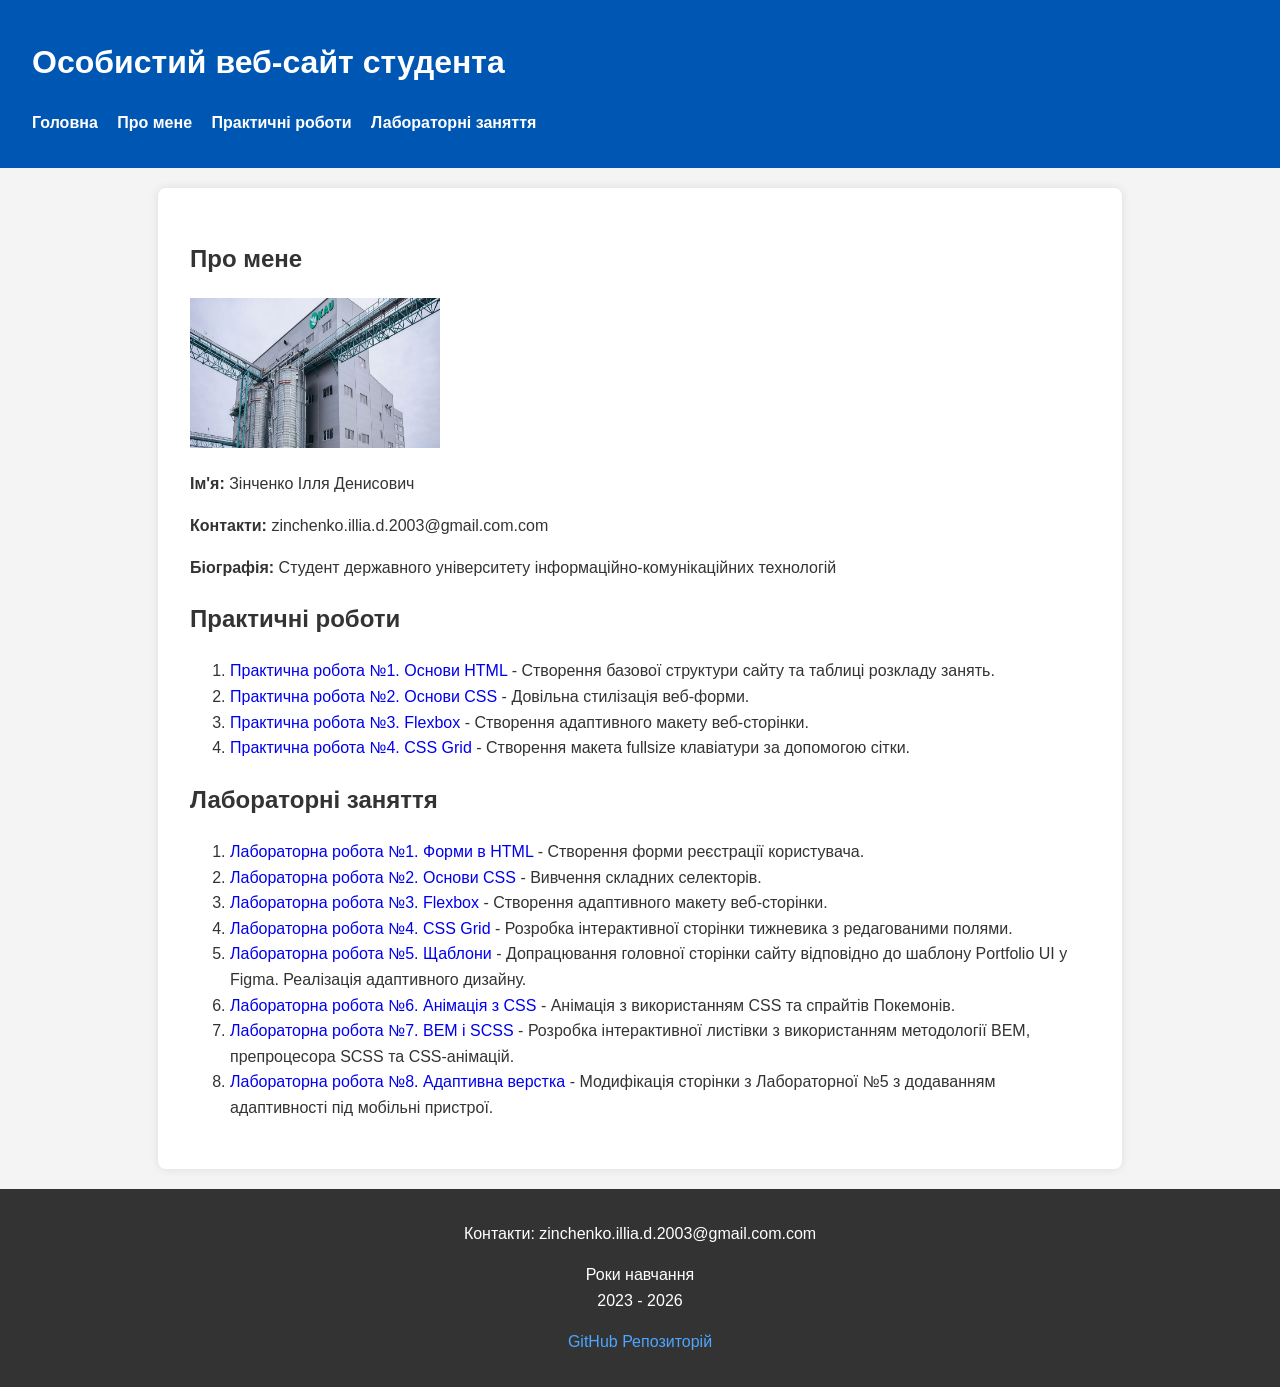
<file: index.html>
<!DOCTYPE html>
<html lang="uk">
<head>
    <meta charset="UTF-8">
    <meta name="viewport" content="width=device-width, initial-scale=1.0">
    <title>Особистий веб-сайт Зінченко Ілля Денисовича</title>
    <link rel="stylesheet" href="css/style.css">
</head>
<body>
    <header>
        <h1>Особистий веб-сайт студента</h1>
        <nav>
            <ul>
                <li><a href="index.html">Головна</a></li>
                <li><a href="#about">Про мене</a></li>
                <li><a href="#practices">Практичні роботи</a></li>
                <li><a href="#labs">Лабораторні заняття</a></li>
            </ul>
        </nav>
    </header>

    <main>
        <section id="about">
            <h2>Про мене</h2>
            <img src="assets/images/profile.jpg" alt="Student's Photo" width="250" height="150">
            <p><strong>Ім'я:</strong> Зінченко Ілля Денисович</p>
            <p><strong>Контакти:</strong> zinchenko.illia.d.2003@gmail.com.com</p>
            <p><strong>Біографія:</strong> Студент державного університету інформаційно-комунікаційних технологій</p>
        </section>

        <section id="practices">
            <h2>Практичні роботи</h2>
            <ol>
                <li>
                    <a href="pages/practices/practice_1.html">Практична робота №1. Основи HTML</a> 
                    - Створення базової структури сайту та таблиці розкладу занять.
                </li>
                <li>
                    <a href="pages/labs/lab_1.html">Практична робота №2. Основи CSS</a> 
                    - Довільна стилізація веб-форми.
                </li>
                <li>
                    <a href="pages/youtube_page.html">Практична робота №3. Flexbox</a> 
                    - Створення адаптивного макету веб-сторінки.
                </li>
                <li>
                    <a href="pages/practices/practice_4.html">Практична робота №4. CSS Grid</a> 
                    - Створення макета fullsize клавіатури за допомогою сітки.
                </li>
            </ol>
        </section>

        <section id="labs">
            <h2>Лабораторні заняття</h2>
            <ol>
                <li>
                    <a href="pages/labs/lab_1.html">Лабораторна робота №1. Форми в HTML</a> 
                    - Створення форми реєстрації користувача.
                </li>
                <li>
                    <a href="pages/labs/lab_2.html">Лабораторна робота №2. Основи CSS</a> 
                    - Вивчення складних селекторів.
                </li>
                <li>
                    <a href="pages/youtube_page.html">Лабораторна робота №3. Flexbox</a> 
                    - Створення адаптивного макету веб-сторінки.
                </li>
                <li>
                    <a href="pages/labs/lab_4.html">Лабораторна робота №4. CSS Grid</a> 
                    - Розробка інтерактивної сторінки тижневика з редагованими полями.
                </li>
                <li>
                    <a href="pages/labs/lab_5.html">Лабораторна робота №5. Щаблони</a> 
                    - Допрацювання головної сторінки сайту відповідно до шаблону Portfolio UI у Figma. Реалізація адаптивного дизайну.
                </li>
                <li>
                    <a href="pages/labs/lab_6.html">Лабораторна робота №6. Анімація з CSS</a> 
                    - Анімація з використанням CSS та спрайтів Покемонів.
                </li>
                <li>
                    <a href="pages/labs/lab_7.html">Лабораторна робота №7. BEM і SCSS</a> 
                    - Розробка інтерактивної листівки з використанням методології BEM, препроцесора SCSS та CSS-анімацій.
                </li>
                <li>
                    <a href="pages/labs/lab_5.html">Лабораторна робота №8. Адаптивна верстка</a> 
                    - Модифікація сторінки з Лабораторної №5 з додаванням адаптивності під мобільні пристрої.
                </li>
            </ol>
        </section>
    </main>

    <footer>
        <p>Контакти: zinchenko.illia.d.2003@gmail.com.com</p>
        <p>Роки навчання<br> 2023 - 2026</p>
        <p><a href="https://github.com/your-username" target="_blank">GitHub Репозиторій</a></p>
    </footer>
</body>
</html>
</file>
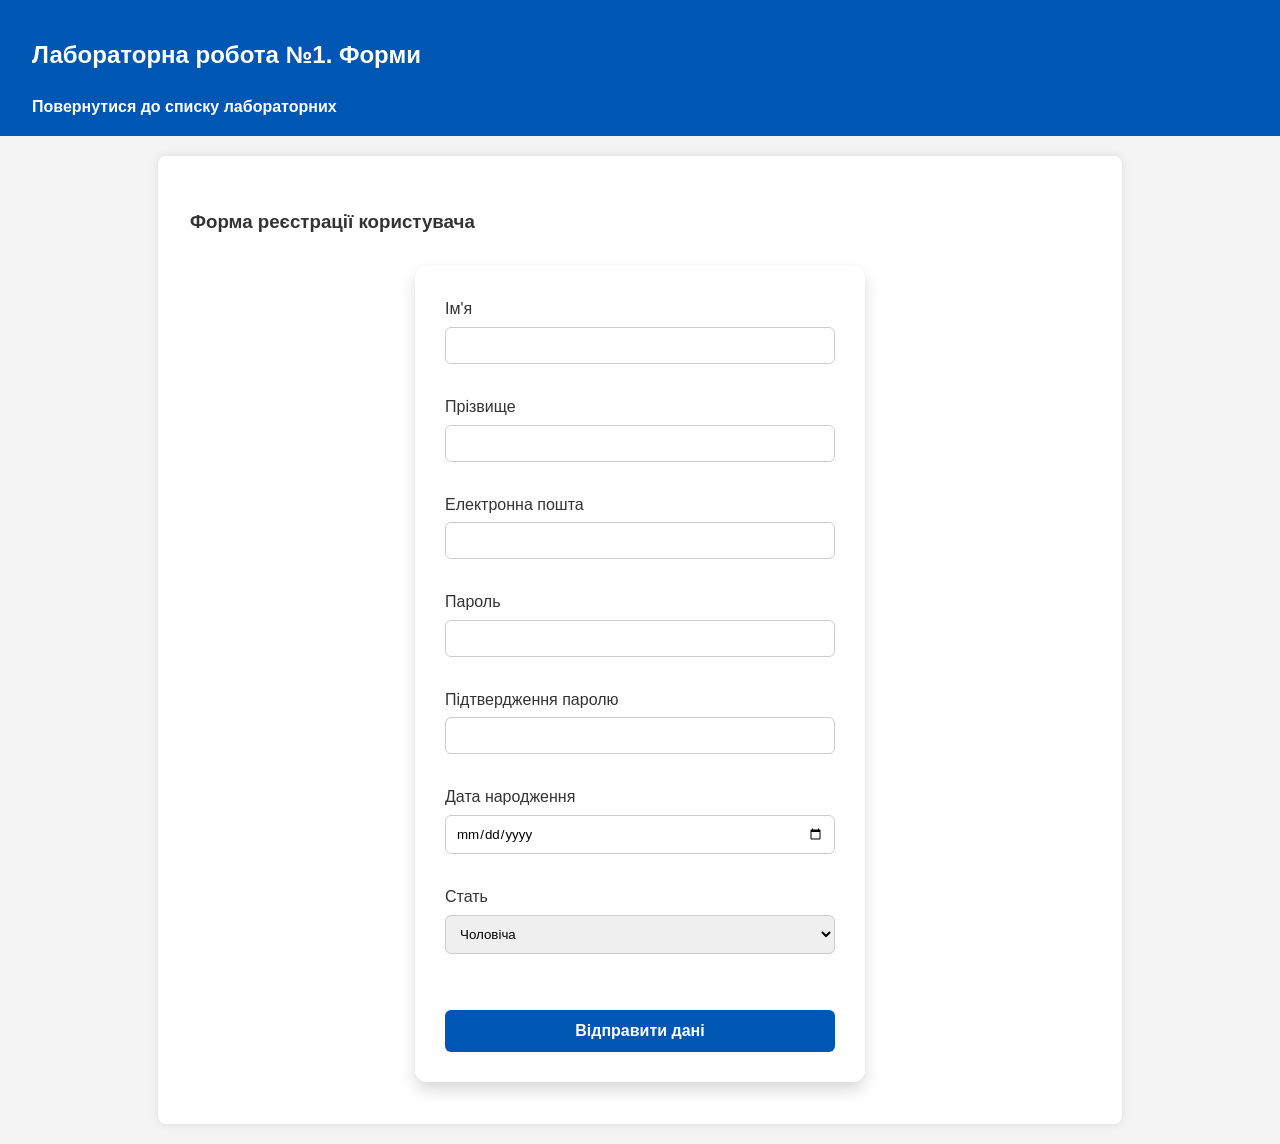
<file: pages/labs/lab_1.html>
<!DOCTYPE html>
<html lang="uk">
<head>
    <meta charset="UTF-8">
    <meta name="viewport" content="width=device-width, initial-scale=1.0">
    <title>Лабораторна робота №1</title>
    <link rel="stylesheet" href="../../css/style.css">
    <link rel="stylesheet" href="../../css/practice_2.css">
</head>
<body>
    <header>
        <h2>Лабораторна робота №1. Форми</h2>
        <nav><a href="../../index.html#labs">Повернутися до списку лабораторних</a></nav>
    </header>

    <main>
        <h3>Форма реєстрації користувача</h3>
        <form class="styled-registration-form" action="https://webhook.site/6ddb6b79-ff6b-428a-9013-1dbec7c9aa39" method="POST">
            
            <div class="form-group">
                <label for="firstName">Ім'я</label><br>
                <input type="text" id="firstName" name="firstName" required>
            </div>

            <div class="form-group">
                <label for="lastName">Прізвище</label><br>
                <input type="text" id="lastName" name="lastName" required>
            </div>

            <div class="form-group">
                <label for="email">Електронна пошта</label><br>
                <input type="email" id="email" name="email" required>
            </div>

            <div class="form-group">
                <label for="password">Пароль</label><br>
                <input type="password" id="password" name="password" required>
            </div>

            <div class="form-group">
                <label for="confirmPassword">Підтвердження паролю</label><br>
                <input type="password" id="confirmPassword" name="confirmPassword" required>
            </div>

            <div class="form-group">
                <label for="dob">Дата народження</label><br>
                <input type="date" id="dob" name="dob">
            </div>

            <div class="form-group">
                <label for="gender">Стать</label><br>
                <select id="gender" name="gender">
                    <option value="male">Чоловіча</option>
                    <option value="female">Жіноча</option>
                    <option value="other">Інша</option>
                </select>
            </div>

            <br>
            <input type="submit" value="Відправити дані">
        </form>
    </main>
</body>
</html>
</file>
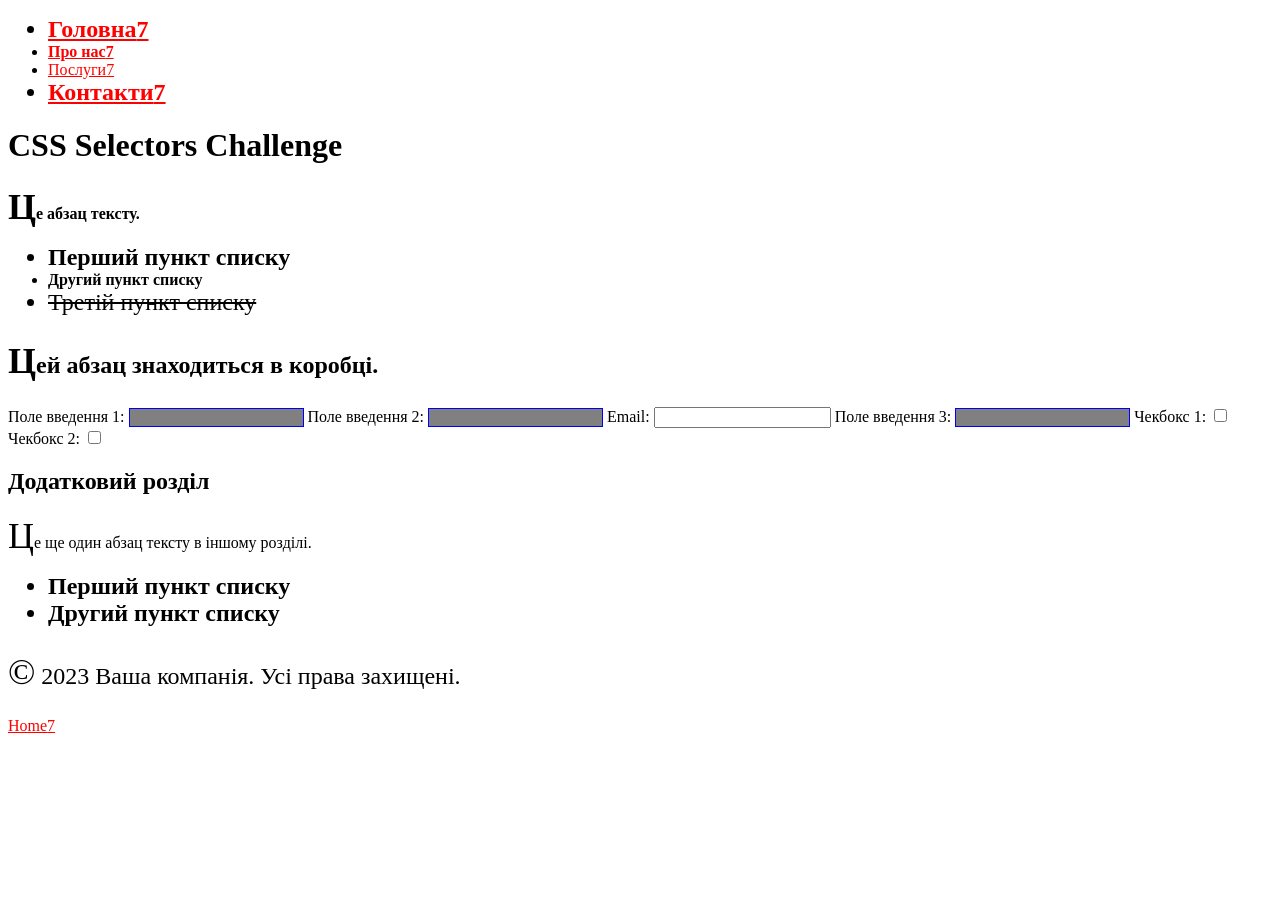
<file: pages/labs/lab_2.html>
<!DOCTYPE html>
<html lang="en">
<head>
    <meta charset="UTF-8">
    <meta name="viewport" content="width=device-width, initial-scale=1.0">
    <link rel="stylesheet" href="../../css/lab_2.css">
    <title>Лабораторна робота №2</title>
</head>
<body>
    <header>
        <nav>
            <ul>
                <li><a href="#">Головна</a></li>
                <li><a href="https://example.com">Про нас</a></li>
                <li><a href="#">Послуги</a></li>
                <li><a href="http://notrealsite.ua">Контакти</a></li>
            </ul>
        </nav>
    </header>
    <div class="container">
        <h1>CSS Selectors Challenge</h1>
        <p>Це абзац тексту.</p>
        <ul>
            <li>Перший пункт списку</li>
            <li class="special">Другий пункт списку</li>
            <li>Третій пункт списку</li>
        </ul>
        <div class="box">
            <p>Цей абзац знаходиться в коробці.</p>
        </div>
        <form>
            <label for="input1">Поле введення 1:</label>
            <input type="text" id="input1">
            <label for="input2">Поле введення 2:</label>
            <input type="text" id="input2" disabled>
            <label for="email1">Email:</label>
            <input type="email" id="email1">
            <label for="input3">Поле введення 3:</label>
            <input type="text" id="input3">
            <label for="check1">Чекбокс 1:</label>
            <input type="checkbox" id="check1">
            <label for="check2">Чекбокс 2:</label>
            <input type="checkbox" id="check2">
        </form>
    </div>
    <section>
        <h2>Додатковий розділ</h2>
        <p>Це ще один абзац тексту в іншому розділі.</p>
        <ul>
            <li>Перший пункт списку</li>
            <li>Другий пункт списку</li>
        </ul>
    </section>
    <footer>
        <p>&copy; 2023 Ваша компанія. Усі права захищені.</p>
        <a href="#">Home</a>
    </footer>
</body>
</html>
</file>
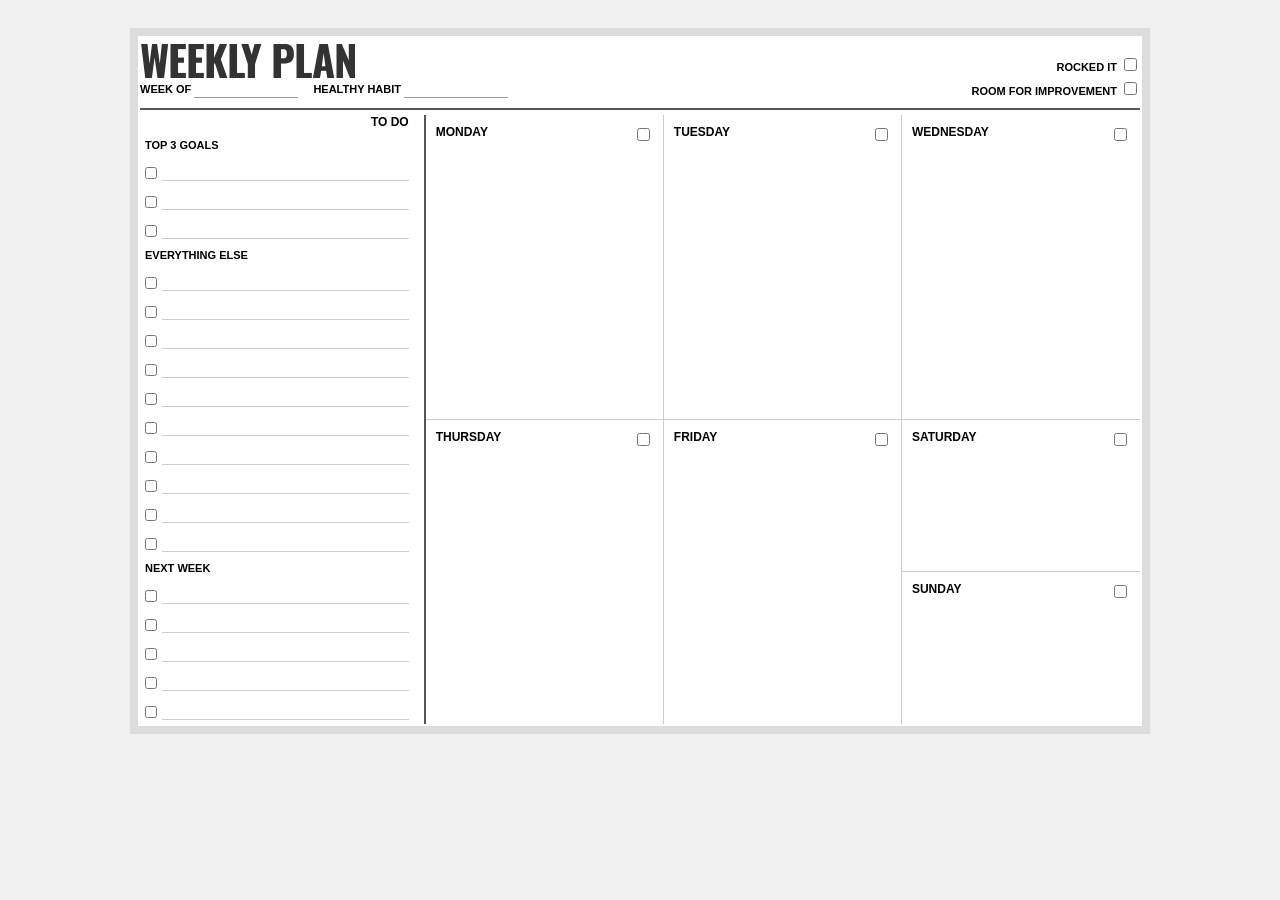
<file: pages/labs/lab_4.html>
<!DOCTYPE html>
<html lang="uk">
<head>
    <meta charset="UTF-8">
    <meta name="viewport" content="width=device-width, initial-scale=1.0">
    <title>Лабораторна робота №4</title>
    <link href="https://fonts.googleapis.com/css2?family=Caveat:wght@400;700&family=Oswald:wght@500;700&display=swap" rel="stylesheet">
    <link rel="stylesheet" href="../../css/lab_4.css">
</head>
<body>
    <div class="planner-wrapper">
        <header class="area-header">
            <div class="header-main">
                <h1>WEEKLY PLAN</h1>
                <div class="header-inputs">
                    <label>WEEK OF <input type="text" class="line-input"></label>
                    <label>HEALTHY HABIT <input type="text" class="line-input"></label>
                </div>
            </div>
            <div class="header-checkboxes">
                <label>ROCKED IT <input type="checkbox"></label>
                <label>ROOM FOR IMPROVEMENT <input type="checkbox"></label>
            </div>
        </header>

        <div class="area-todo">
            <div class="todo-title">TO DO</div>
            
            <div class="todo-section">
                <h3>TOP 3 GOALS</h3>
                <div class="task"><input type="checkbox"><input type="text"></div>
                <div class="task"><input type="checkbox"><input type="text"></div>
                <div class="task"><input type="checkbox"><input type="text"></div>
            </div>

            <div class="todo-section">
                <h3>EVERYTHING ELSE</h3>
                <div class="task"><input type="checkbox"><input type="text"></div>
                <div class="task"><input type="checkbox"><input type="text"></div>
                <div class="task"><input type="checkbox"><input type="text"></div>
                <div class="task"><input type="checkbox"><input type="text"></div>
                <div class="task"><input type="checkbox"><input type="text"></div>
                <div class="task"><input type="checkbox"><input type="text"></div>
                <div class="task"><input type="checkbox"><input type="text"></div>
                <div class="task"><input type="checkbox"><input type="text"></div>
                <div class="task"><input type="checkbox"><input type="text"></div>
                <div class="task"><input type="checkbox"><input type="text"></div>
            </div>

            <div class="todo-section">
                <h3>NEXT WEEK</h3>
                <div class="task"><input type="checkbox"><input type="text"></div>
                <div class="task"><input type="checkbox"><input type="text"></div>
                <div class="task"><input type="checkbox"><input type="text"></div>
                <div class="task"><input type="checkbox"><input type="text"></div>
                <div class="task"><input type="checkbox"><input type="text"></div>
            </div>
        </div>

        <div class="day-block area-mon">
            <div class="day-header">MONDAY <input type="checkbox"></div>
            <textarea></textarea>
        </div>
        <div class="day-block area-tue">
            <div class="day-header">TUESDAY <input type="checkbox"></div>
            <textarea></textarea>
        </div>
        <div class="day-block area-wed">
            <div class="day-header">WEDNESDAY <input type="checkbox"></div>
            <textarea></textarea>
        </div>
        <div class="day-block area-thu">
            <div class="day-header">THURSDAY <input type="checkbox"></div>
            <textarea></textarea>
        </div>
        <div class="day-block area-fri">
            <div class="day-header">FRIDAY <input type="checkbox"></div>
            <textarea></textarea>
        </div>
        <div class="day-block area-sat">
            <div class="day-header">SATURDAY <input type="checkbox"></div>
            <textarea></textarea>
        </div>
        <div class="day-block area-sun">
            <div class="day-header">SUNDAY <input type="checkbox"></div>
            <textarea></textarea>
        </div>
    </div>
</body>
</html>
</file>
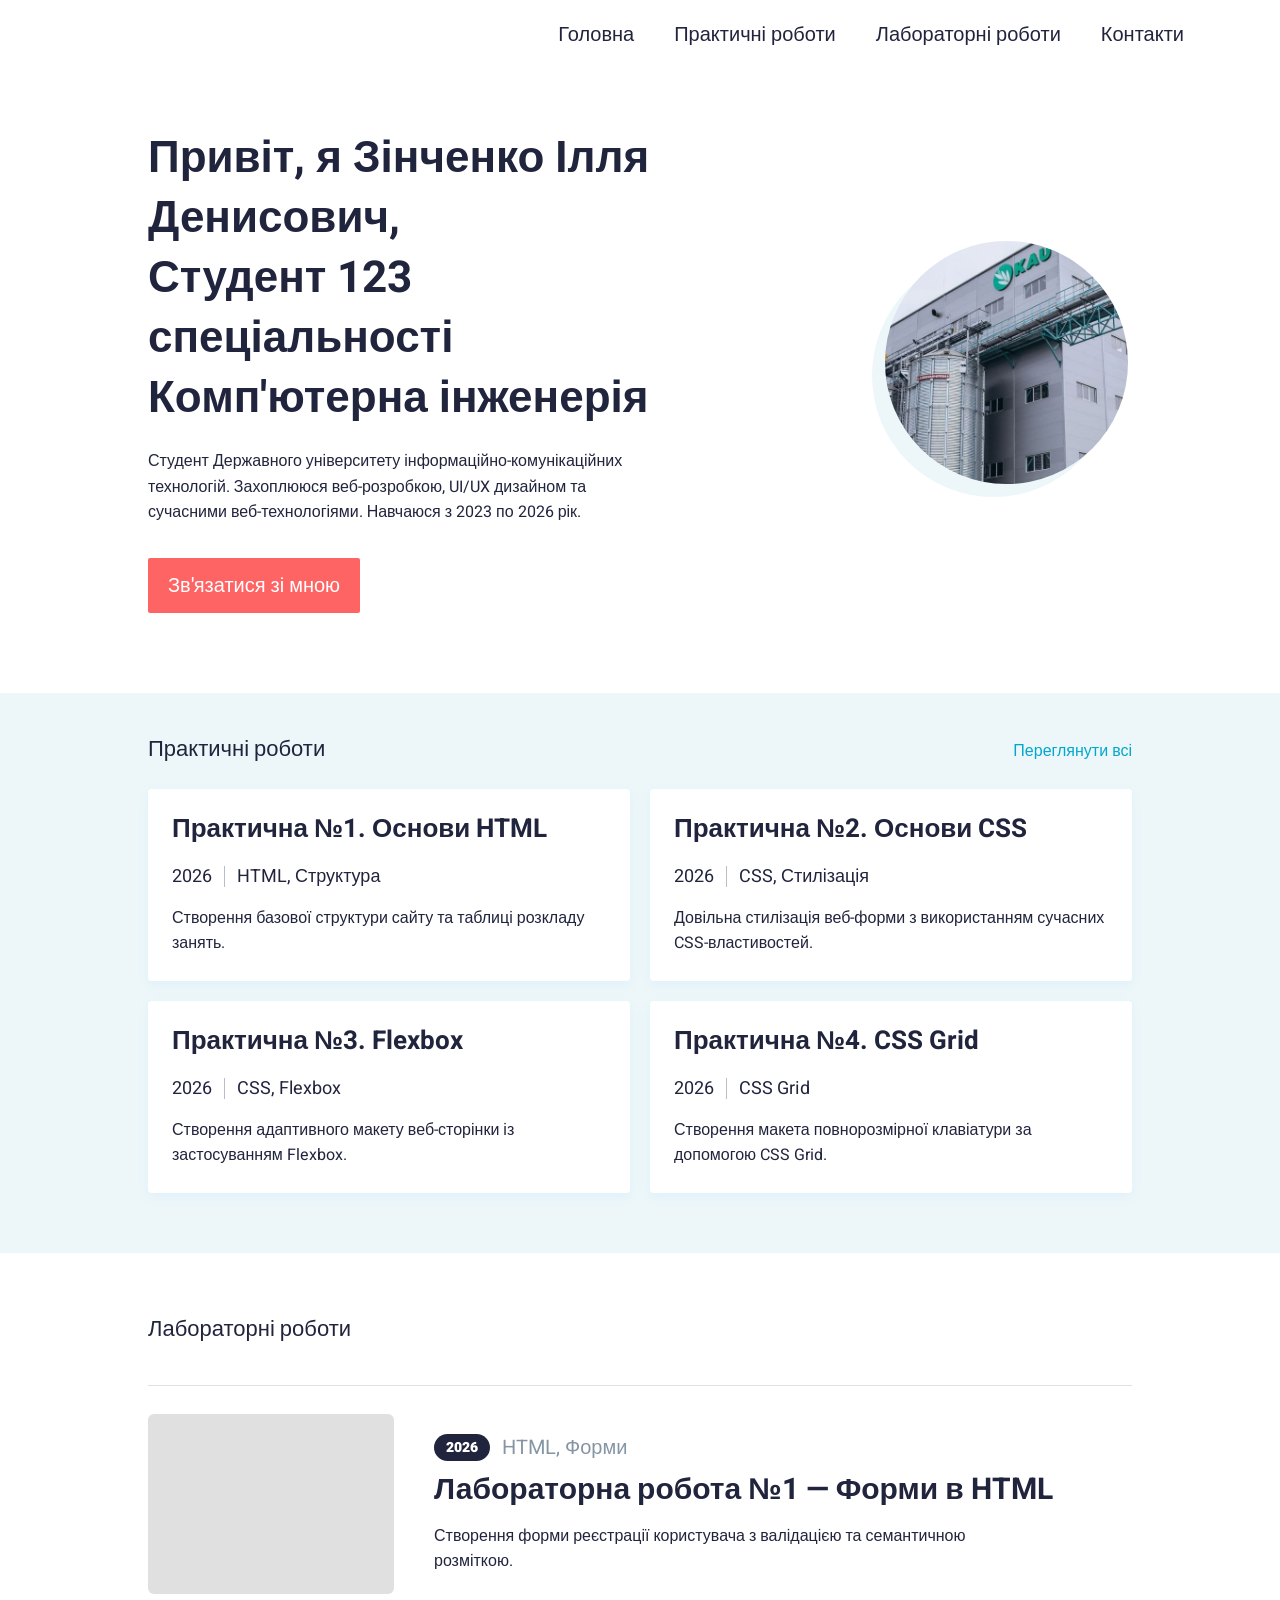
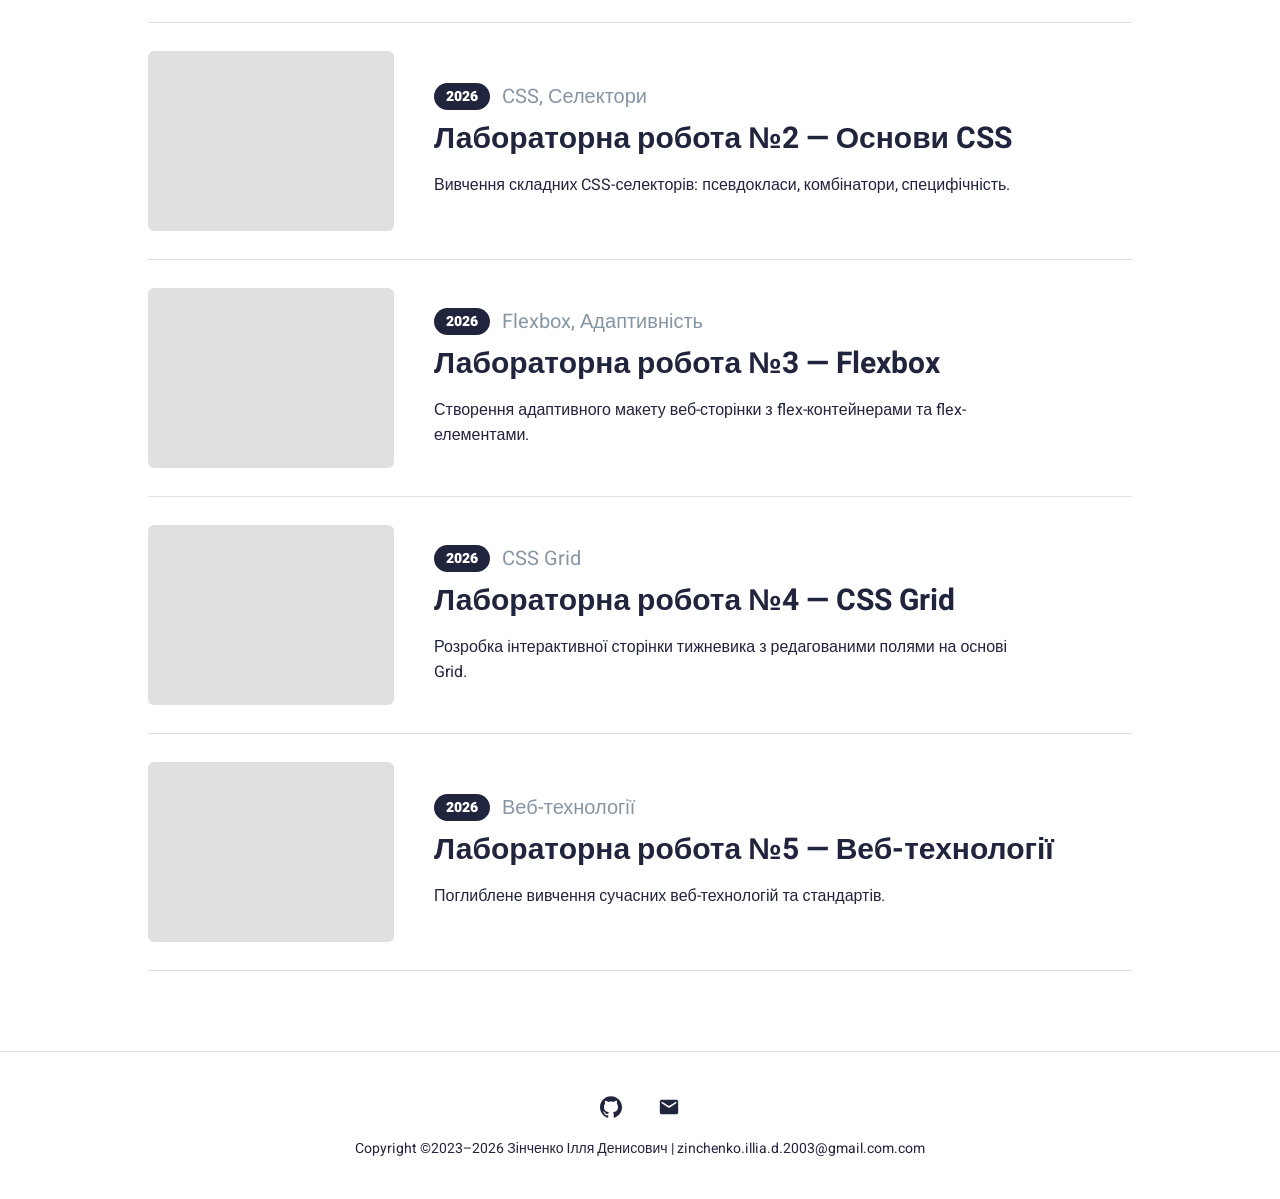
<file: pages/labs/lab_5.html>
<!DOCTYPE html>
<html lang="uk">
<head>
    <meta charset="UTF-8">
    <meta name="viewport" content="width=device-width, initial-scale=1.0">
    <title>Особистий веб-сайт Зінченко Ілля Денисовича</title>
    <link href="https://fonts.googleapis.com/css2?family=Heebo:wght@400;500;700;900&display=swap" rel="stylesheet">
    <link rel="stylesheet" href="../../css/lab_5.css">
</head>
<body>

<header>
    <button class="burger" id="burger" aria-label="Відкрити меню" aria-expanded="false">
        <span></span>
        <span></span>
        <span></span>
    </button>
    <nav id="nav">
        <ul>
            <li><a href="index.html">Головна</a></li>
            <li><a href="#practices">Практичні роботи</a></li>
            <li><a href="#labs">Лабораторні роботи</a></li>
            <li><a href="#about">Контакти</a></li>
        </ul>
    </nav>
</header>

<script>
    const burger = document.getElementById('burger');
    const nav = document.getElementById('nav');
    burger.addEventListener('click', () => {
        const open = nav.classList.toggle('nav-open');
        burger.classList.toggle('burger-open', open);
        burger.setAttribute('aria-expanded', open);
    });
    nav.querySelectorAll('a').forEach(link => {
        link.addEventListener('click', () => {
            nav.classList.remove('nav-open');
            burger.classList.remove('burger-open');
            burger.setAttribute('aria-expanded', false);
        });
    });
</script>

<section class="hero" id="about">
    <div class="hero-text">
        <h1>Привіт, я Зінченко Ілля Денисович,<br>Студент 123 спеціальності Комп'ютерна інженерія</h1>
        <p>
            Студент Державного університету інформаційно-комунікаційних технологій.
            Захоплююся веб-розробкою, UI/UX дизайном та сучасними веб-технологіями.
            Навчаюся з 2023 по 2026 рік.
        </p>
        <a class="btn-resume" href="mailto:zinchenko.illia.d.2003@gmail.com.com">Зв'язатися зі мною</a>
    </div>

    <div class="hero-avatar">
        <div class="circle-bg"></div>
        <div class="circle-img">
            <img src="../../assets/images/profile.jpg" alt="Фото Зінченко Ілля"
                 onerror="this.style.display='none'; this.nextElementSibling.style.display='flex';">
            <span class="initials" style="display:none;">ЗІ</span>
        </div>
    </div>
</section>

<section class="recent-posts" id="practices">
    <div class="section-header">
        <h2>Практичні роботи</h2>
        <a href="#practices">Переглянути всі</a>
    </div>

    <div class="posts-grid">
        <div class="post-card">
            <h3><a href="../practices/practice_1.html" style="color:inherit;text-decoration:none;">
                Практична №1. Основи HTML
            </a></h3>
            <div class="post-meta">
                <span>2026</span>
                <span class="divider"></span>
                <span>HTML, Структура</span>
            </div>
            <p>Створення базової структури сайту та таблиці розкладу занять.</p>
        </div>

        <div class="post-card">
            <h3><a href="../labs/lab_1.html" style="color:inherit;text-decoration:none;">
                Практична №2. Основи CSS
            </a></h3>
            <div class="post-meta">
                <span>2026</span>
                <span class="divider"></span>
                <span>CSS, Стилізація</span>
            </div>
            <p>Довільна стилізація веб-форми з використанням сучасних CSS-властивостей.</p>
        </div>

        <div class="post-card">
            <h3><a href="../youtube_page.html" style="color:inherit;text-decoration:none;">
                Практична №3. Flexbox
            </a></h3>
            <div class="post-meta">
                <span>2026</span>
                <span class="divider"></span>
                <span>CSS, Flexbox</span>
            </div>
            <p>Створення адаптивного макету веб-сторінки із застосуванням Flexbox.</p>
        </div>

        <div class="post-card">
            <h3><a href="../practices/practice_4.html" style="color:inherit;text-decoration:none;">
                Практична №4. CSS Grid
            </a></h3>
            <div class="post-meta">
                <span>2026</span>
                <span class="divider"></span>
                <span>CSS Grid</span>
            </div>
            <p>Створення макета повнорозмірної клавіатури за допомогою CSS Grid.</p>
        </div>
    </div>
</section>

<section class="featured-works" id="labs">
    <h2>Лабораторні роботи</h2>

    <div class="works-list">

        <a class="work-item" href="../labs/lab_1.html">
            <div class="work-thumb">
                <!-- <img src="../../assets/images/lab1.jpg" alt="Лабораторна робота №1"
                     onerror="this.parentElement.style.background='#EDF7FA';"> -->
            </div>
            <div class="work-info">
                <div class="work-year-tag">
                    <span class="year-badge">2026</span>
                    <span class="work-category">HTML, Форми</span>
                </div>
                <h3>Лабораторна робота №1 — Форми в HTML</h3>
                <p>Створення форми реєстрації користувача з валідацією та семантичною розміткою.</p>
            </div>
        </a>

        <a class="work-item" href="../labs/lab_2.html">
            <div class="work-thumb">
                <!-- <img src="../../assets/images/lab2.jpg" alt="Лабораторна робота №2"
                     onerror="this.parentElement.style.background='#EDF7FA';"> -->
            </div>
            <div class="work-info">
                <div class="work-year-tag">
                    <span class="year-badge">2026</span>
                    <span class="work-category">CSS, Селектори</span>
                </div>
                <h3>Лабораторна робота №2 — Основи CSS</h3>
                <p>Вивчення складних CSS-селекторів: псевдокласи, комбінатори, специфічність.</p>
            </div>
        </a>

        <a class="work-item" href="../youtube_page.html">
            <div class="work-thumb">
                <!-- <img src="../../assets/images/lab3.jpg" alt="Лабораторна робота №3"
                     onerror="this.parentElement.style.background='#EDF7FA';"> -->
            </div>
            <div class="work-info">
                <div class="work-year-tag">
                    <span class="year-badge">2026</span>
                    <span class="work-category">Flexbox, Адаптивність</span>
                </div>
                <h3>Лабораторна робота №3 — Flexbox</h3>
                <p>Створення адаптивного макету веб-сторінки з flex-контейнерами та flex-елементами.</p>
            </div>
        </a>

        <a class="work-item" href="../labs/lab_4.html">
            <div class="work-thumb">
                <!-- <img src="../../assets/images/lab4.jpg" alt="Лабораторна робота №4"
                     onerror="this.parentElement.style.background='#EDF7FA';"> -->
            </div>
            <div class="work-info">
                <div class="work-year-tag">
                    <span class="year-badge">2026</span>
                    <span class="work-category">CSS Grid</span>
                </div>
                <h3>Лабораторна робота №4 — CSS Grid</h3>
                <p>Розробка інтерактивної сторінки тижневика з редагованими полями на основі Grid.</p>
            </div>
        </a>

        <a class="work-item" href="../labs/lab_5.html">
            <div class="work-thumb">
                <!-- <img src="../../assets/images/lab5.jpg" alt="Лабораторна робота №5"
                     onerror="this.parentElement.style.background='#EDF7FA';"> -->
            </div>
            <div class="work-info">
                <div class="work-year-tag">
                    <span class="year-badge">2026</span>
                    <span class="work-category">Веб-технології</span>
                </div>
                <h3>Лабораторна робота №5 — Веб-технології</h3>
                <p>Поглиблене вивчення сучасних веб-технологій та стандартів.</p>
            </div>
        </a>

    </div>
</section>

<footer>
    <div class="footer-socials">
        <a href="https://github.com/your-username" target="_blank" aria-label="GitHub">
            <svg viewBox="0 0 24 24" xmlns="http://www.w3.org/2000/svg">
                <path d="M12 .297c-6.63 0-12 5.373-12 12 0 5.303
                    3.438 9.8 8.205 11.385.6.113.82-.258.82-.577
                    0-.285-.01-1.04-.015-2.04-3.338.724-4.042-1.61
                    -4.042-1.61C4.422 18.07 3.633 17.7 3.633 17.7
                    c-1.087-.744.084-.729.084-.729 1.205.084 1.838
                    1.236 1.838 1.236 1.07 1.835 2.809 1.305
                    3.495.998.108-.776.417-1.305.76-1.605-2.665
                    -.3-5.466-1.332-5.466-5.93 0-1.31.465-2.38
                    1.235-3.22-.135-.303-.54-1.523.105-3.176 0
                    0 1.005-.322 3.3 1.23.96-.267 1.98-.399
                    3-.405 1.02.006 2.04.138 3 .405 2.28-1.552
                    3.285-1.23 3.285-1.23.645 1.653.24 2.873
                    .12 3.176.765.84 1.23 1.91 1.23 3.22 0
                    4.61-2.805 5.625-5.475 5.92.42.36.81 1.096
                    .81 2.22 0 1.606-.015 2.896-.015 3.286 0
                    .315.21.69.825.57C20.565 22.092 24 17.592
                    24 12.297c0-6.627-5.373-12-12-12"/>
            </svg>
        </a>
        <a href="mailto:zinchenko.illia.d.2003@gmail.com.com" aria-label="Email">
            <svg viewBox="0 0 24 24" xmlns="http://www.w3.org/2000/svg">
                <path d="M20 4H4C2.9 4 2 4.9 2 6v12c0 1.1.9
                    2 2 2h16c1.1 0 2-.9 2-2V6c0-1.1-.9-2-2-2zm0
                    4l-8 5-8-5V6l8 5 8-5v2z"/>
            </svg>
        </a>
    </div>
    <p>Copyright &copy;2023&ndash;2026 Зінченко Ілля Денисович | zinchenko.illia.d.2003@gmail.com.com</p>
</footer>

</body>
</html>
</file>
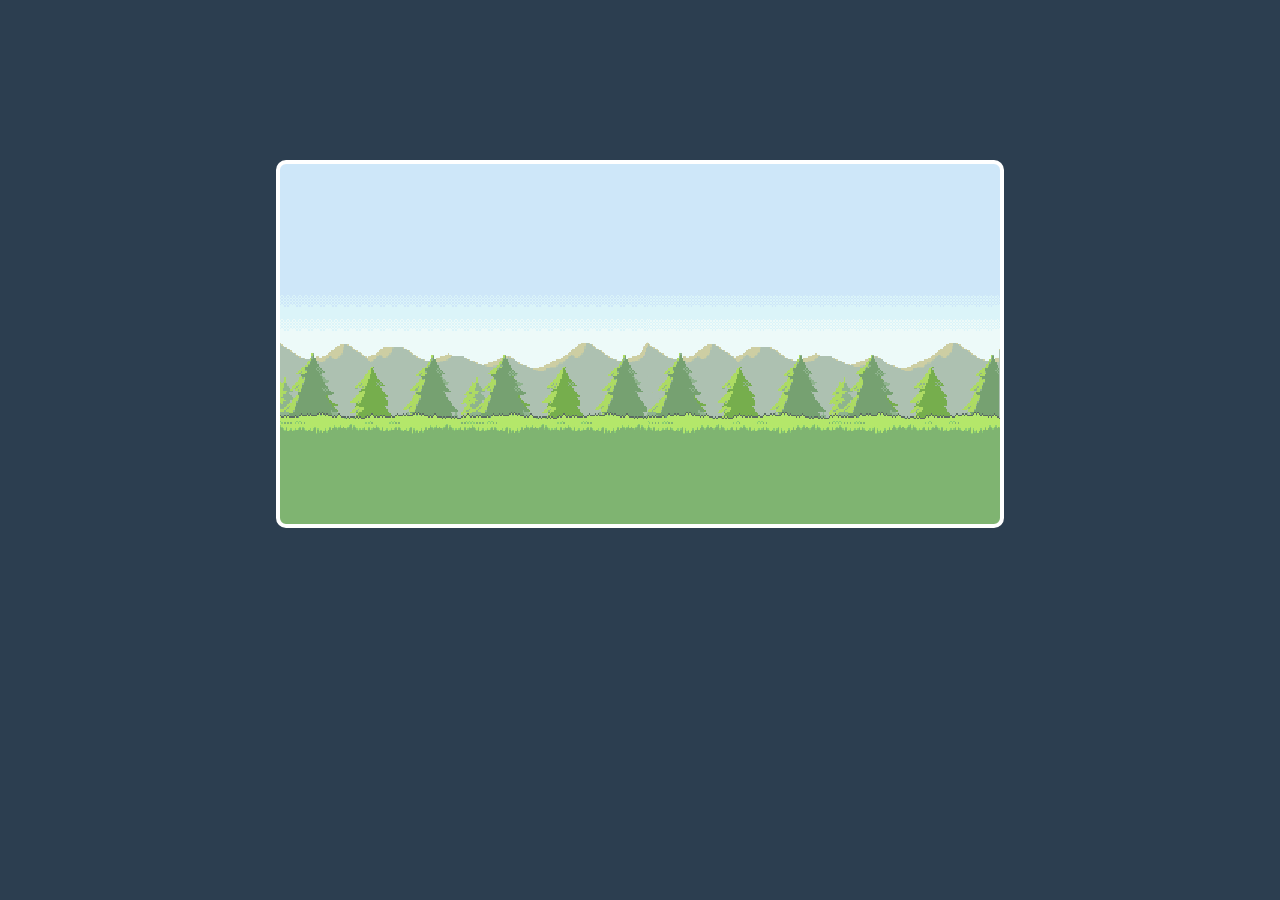
<file: pages/labs/lab_6.html>
<!DOCTYPE html>
<html lang="uk">
<head>
  <meta charset="UTF-8">
  <title>Лабораторна робота №6</title>
  <link rel="stylesheet" href="../../css/lab_6/lab_6.css">
</head>
<body>

<main id="app">
  <div class="scene" id="scene">
    <div class="background-clouds cloud-1"></div>
    <div class="background-clouds cloud-2"></div>
    <div class="background-clouds cloud-3"></div>
    <div class="background-clouds cloud-4"></div>
    <div class="background-clouds cloud-5"></div>
    
    <div class="pkmn" id="pokemon-wrapper">
      <div class="poke ball">
        <span class="x">
          <span class="y">
            <span class="sprite"></span>
          </span>
        </span>
      </div>
      <div class="mon"></div>
      <div class="explode"></div>
    </div>
  </div>
</main>

<script src="./lab_6.js"></script>
</body>
</html>
</file>
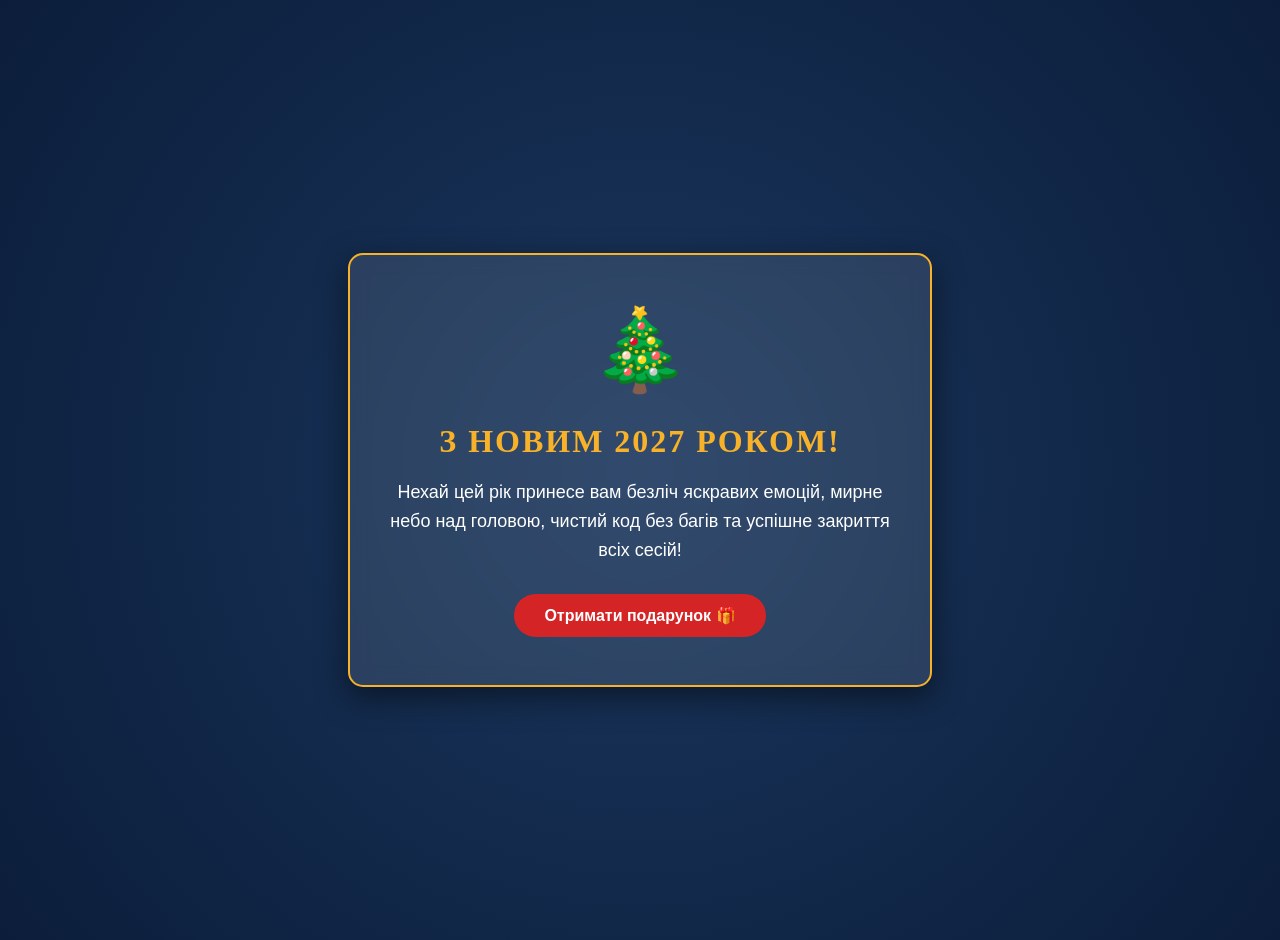
<file: pages/labs/lab_7.html>
<!DOCTYPE html>
<html lang="uk">
<head>
    <meta charset="UTF-8">
    <meta name="viewport" content="width=device-width, initial-scale=1.0">
    <title>Лабораторна робота №7</title>
    <link rel="stylesheet" href="../../css/lab_7/lab_7.css">
</head>
<body>

    <article class="greeting-card greeting-card--festive">
        <div class="greeting-card__inner" id="card-inner">
            <div class="greeting-card__image">🎄</div>
            <h1 class="greeting-card__title">З Новим 2027 Роком!</h1>
            <p class="greeting-card__text">
                Нехай цей рік принесе вам безліч яскравих емоцій, мирне небо над головою, 
                чистий код без багів та успішне закриття всіх сесій!
            </p>
            <button id="gift-btn" class="btn btn--primary">Отримати подарунок 🎁</button>
        </div>
        <div class="greeting-card__gift-wrapper" id="gift-wrapper" style="display: none;">
            <div class="greeting-card__gift-emoji" id="gift-emoji">🎁</div>
            <h2 class="greeting-card__gift-text" id="gift-text">Відкритий подарунок</h2>
        </div>

    </article>
    <script>
        document.addEventListener('DOMContentLoaded', () => {
            const btn = document.getElementById('gift-btn');
            const inner = document.getElementById('card-inner');
            const giftWrapper = document.getElementById('gift-wrapper');
            const giftEmoji = document.getElementById('gift-emoji');
            const giftText = document.getElementById('gift-text');

            btn.addEventListener('click', (e) => {
                e.preventDefault();
                inner.style.display = 'none';
                giftWrapper.style.display = 'flex';
                giftEmoji.textContent = '🎁';
                giftEmoji.classList.remove('opened');
                giftText.classList.remove('visible');
                setTimeout(() => {
                    giftEmoji.textContent = '📦';
                    giftEmoji.classList.add('opened');
                    giftText.classList.add('visible');
                }, 1500);
                setTimeout(() => {
                    giftWrapper.style.display = 'none';
                    inner.style.display = 'block';
                }, 4500);
            });
        });
    </script>
</body>
</html>
</file>
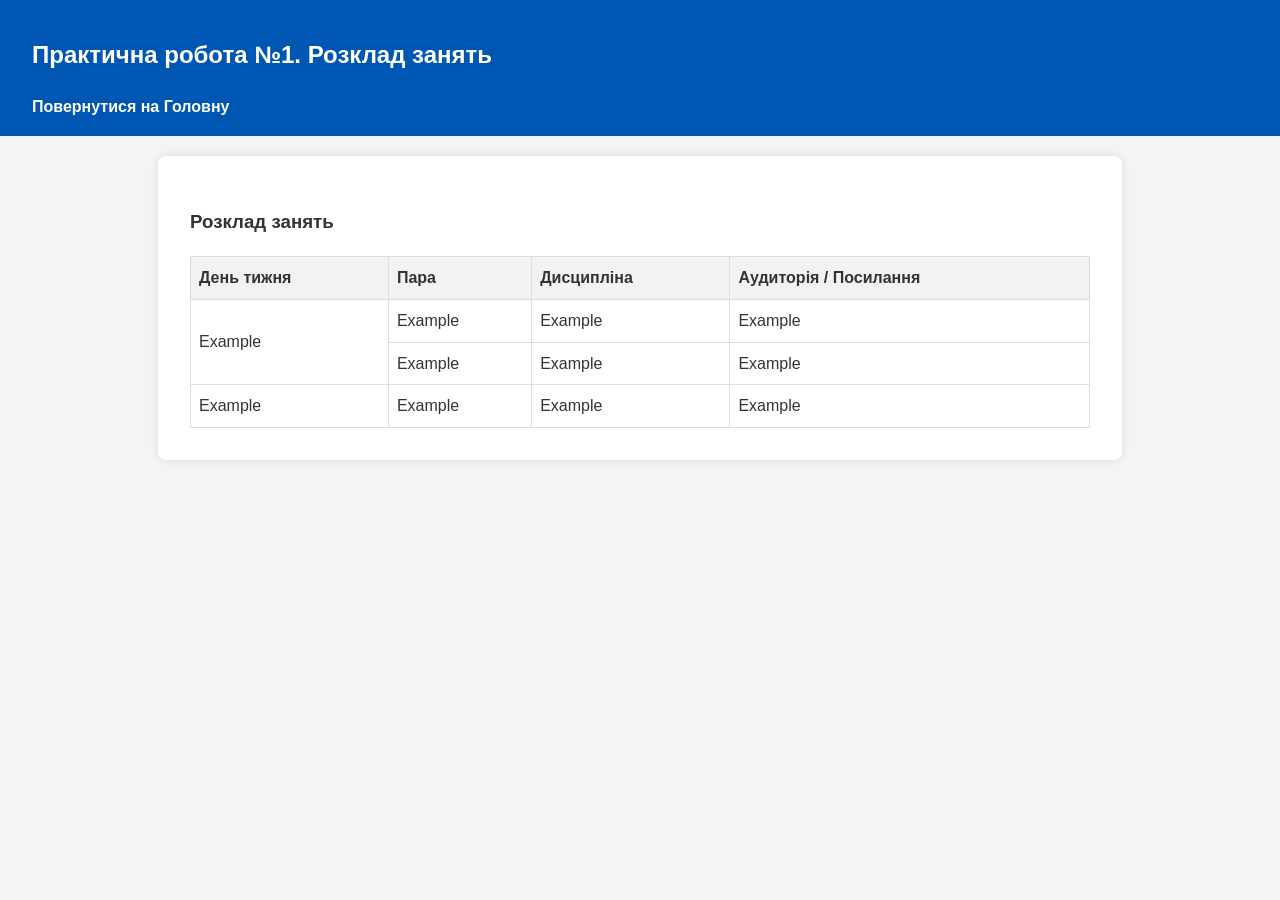
<file: pages/practices/practice_1.html>
<!DOCTYPE html>
<html lang="uk">
<head>
    <meta charset="UTF-8">
    <meta name="viewport" content="width=device-width, initial-scale=1.0">
    <title>Практична робота №1</title>
    <link rel="stylesheet" href="../../css/style.css">
</head>
<body>
    <header>
        <h2>Практична робота №1. Розклад занять</h2>
        <nav><a href="../../index.html#practices">Повернутися на Головну</a></nav>
    </header>

    <main>
        <h3>Розклад занять</h3>
        <table border="1" cellspacing="0" cellpadding="8">
            <thead>
                <tr>
                    <th>День тижня</th>
                    <th>Пара</th>
                    <th>Дисципліна</th>
                    <th>Аудиторія / Посилання</th>
                </tr>
            </thead>
            <tbody>
                <tr>
                    <td rowspan="2">Example</td>
                    <td>Example</td>
                    <td>Example</td>
                    <td>Example</td>
                </tr>
                <tr>
                    <td>Example</td>
                    <td>Example</td>
                    <td>Example</td>
                </tr>
                <tr>
                    <td>Example</td>
                    <td>Example</td>
                    <td>Example</td>
                    <td>Example</td>
                </tr>
            </tbody>
        </table>
    </main>
</body>
</html>
</file>
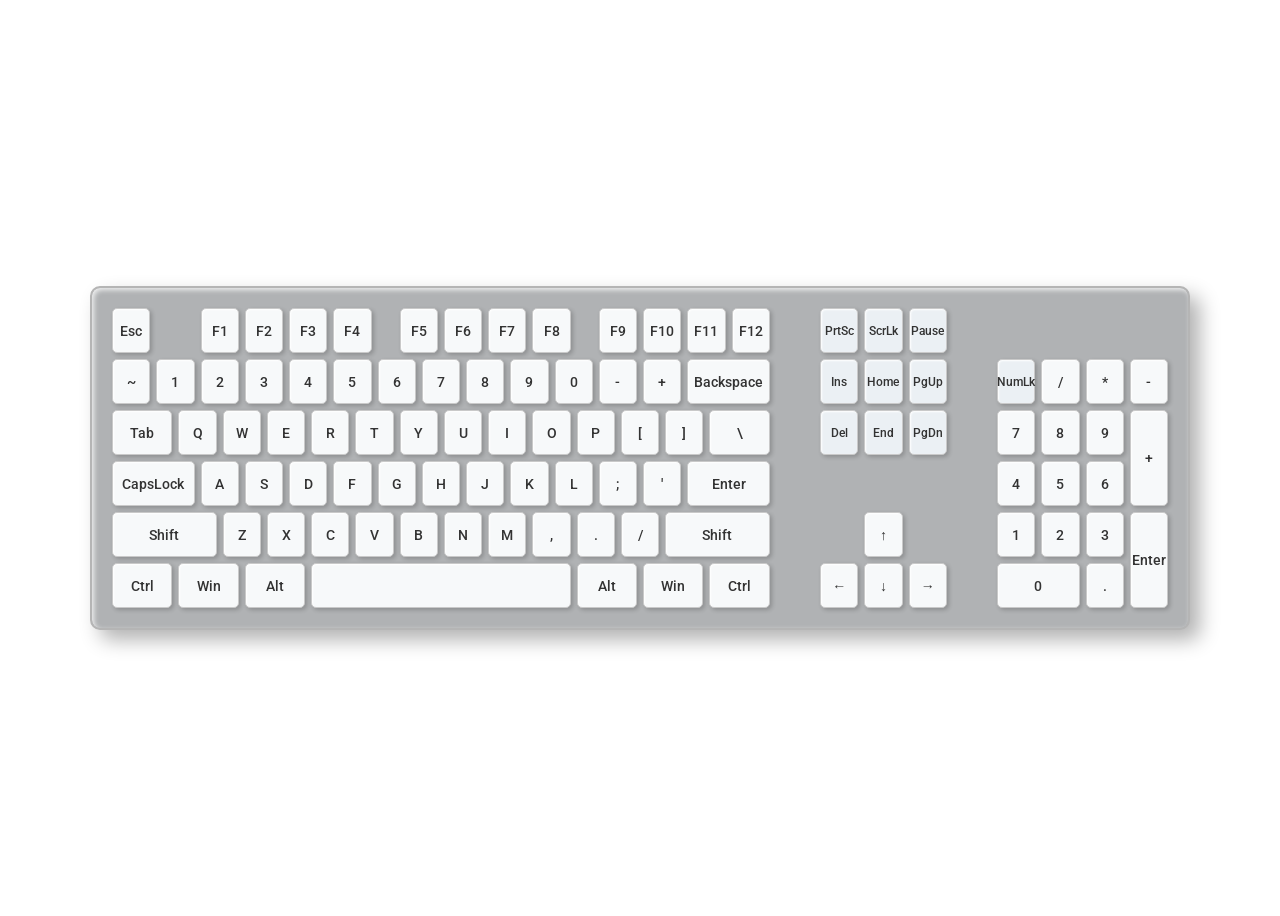
<file: pages/practices/practice_4.html>
<!DOCTYPE html>
<html lang="uk">
<head>
    <meta charset="UTF-8">
    <title>Практична робота №4</title>
    <link href="https://fonts.googleapis.com/css2?family=Roboto:wght@500&display=swap" rel="stylesheet">
    <link rel="stylesheet" href="../../css/practice_4.css">
</head>
<body>
    <div class="keyboard-base">
        <div class="key">Esc</div><div class="gap-2"></div>
        <div class="key">F1</div><div class="key">F2</div><div class="key">F3</div><div class="key">F4</div><div class="gap-1"></div>
        <div class="key">F5</div><div class="key">F6</div><div class="key">F7</div><div class="key">F8</div><div class="gap-1"></div>
        <div class="key">F9</div><div class="key">F10</div><div class="key">F11</div><div class="key">F12</div>
        <div class="gap-2"></div>
        <div class="key sys">PrtSc</div><div class="key sys">ScrLk</div><div class="key sys">Pause</div>
        <div class="gap-2"></div>
        <div class="gap-8"></div>

        <div class="key">~</div><div class="key">1</div><div class="key">2</div><div class="key">3</div>
        <div class="key">4</div><div class="key">5</div><div class="key">6</div><div class="key">7</div>
        <div class="key">8</div><div class="key">9</div><div class="key">0</div><div class="key">-</div>
        <div class="key">+</div><div class="key backspace">Backspace</div>
        <div class="gap-2"></div>
        <div class="key sys">Ins</div><div class="key sys">Home</div><div class="key sys">PgUp</div>
        <div class="gap-2"></div>
        <div class="key sys">NumLk</div><div class="key">/</div><div class="key">*</div><div class="key">-</div>

        <div class="key tab">Tab</div><div class="key">Q</div><div class="key">W</div><div class="key">E</div>
        <div class="key">R</div><div class="key">T</div><div class="key">Y</div><div class="key">U</div>
        <div class="key">I</div><div class="key">O</div><div class="key">P</div><div class="key">[</div>
        <div class="key">]</div><div class="key backslash">\</div>
        <div class="gap-2"></div>
        <div class="key sys">Del</div><div class="key sys">End</div><div class="key sys">PgDn</div>
        <div class="gap-2"></div>
        <div class="key">7</div><div class="key">8</div><div class="key">9</div><div class="key num-tall">+</div>

        <div class="key capslock">CapsLock</div><div class="key">A</div><div class="key">S</div><div class="key">D</div>
        <div class="key">F</div><div class="key">G</div><div class="key">H</div><div class="key">J</div>
        <div class="key">K</div><div class="key">L</div><div class="key">;</div><div class="key">'</div>
        <div class="key return">Enter</div>
        <div class="gap-2"></div>
        <div class="gap-6"></div>
        <div class="gap-2"></div>
        <div class="key">4</div><div class="key">5</div><div class="key">6</div>
        <div class="key leftshift">Shift</div><div class="key">Z</div><div class="key">X</div><div class="key">C</div>
        <div class="key">V</div><div class="key">B</div><div class="key">N</div><div class="key">M</div>
        <div class="key">,</div><div class="key">.</div><div class="key">/</div><div class="key rightshift">Shift</div>
        <div class="gap-2"></div>
        <div class="gap-2"></div><div class="key">↑</div><div class="gap-2"></div>
        <div class="gap-2"></div>
        <div class="key">1</div><div class="key">2</div><div class="key">3</div><div class="key num-tall">Enter</div>

        <div class="key ctrl">Ctrl</div><div class="key win">Win</div><div class="key alt">Alt</div>
        <div class="key space"></div>
        <div class="key alt">Alt</div><div class="key win">Win</div><div class="key ctrl">Ctrl</div>
        <div class="gap-2"></div>
        <div class="key">←</div><div class="key">↓</div><div class="key">→</div>
        <div class="gap-2"></div>
        <div class="key num-zero">0</div><div class="key">.</div>
        </div>
</body>
</html>
</file>
<file: css/style.css>
body {
    font-family: 'Segoe UI', Tahoma, Geneva, Verdana, sans-serif;
    line-height: 1.6;
    margin: 0;
    padding: 0;
    background-color: #f4f4f4;
    color: #333;
}

header {
    background: #0056b3;
    color: #fff;
    padding: 1rem 2rem;
}

header nav ul {
    list-style: none;
    padding: 0;
}

header nav ul li {
    display: inline;
    margin-right: 15px;
}

header nav ul li a, header nav a {
    color: #fff;
    text-decoration: none;
    font-weight: bold;
}

main {
    padding: 2rem;
    background: #fff;
    max-width: 900px;
    margin: 20px auto;
    border-radius: 8px;
    box-shadow: 0 0 10px rgba(0,0,0,0.1);
}

footer {
    text-align: center;
    padding: 1rem;
    background: #333;
    color: #fff;
    margin-top: 20px;
}

footer a {
    color: #4da6ff;
}

table {
    width: 100%;
    border-collapse: collapse;
    margin-top: 20px;
}

th, td {
    border: 1px solid #ddd;
    padding: 8px;
    text-align: left;
}

th {
    background-color: #f2f2f2;
}

.form-group {
    margin-bottom: 15px;
}

input[type="text"], input[type="email"], input[type="password"], input[type="date"], select {
    width: 100%;
    padding: 8px;
    margin-top: 5px;
    border: 1px solid #ccc;
    border-radius: 4px;
    box-sizing: border-box;
}

input[type="submit"] {
    background-color: #0056b3;
    color: white;
    padding: 10px 15px;
    border: none;
    border-radius: 4px;
    cursor: pointer;
}

input[type="submit"]:hover {
    background-color: #004494;
}

a {
  text-decoration: none;
}
</file>
<file: css/practice_2.css>
.styled-registration-form {
    background-color: #ffffff;
    color: #333333;

    width: 450px;
    padding: 30px;
    box-sizing: border-box;

    border-radius: 12px;

    box-shadow: 0px 8px 16px rgba(0, 0, 0, 0.15);

    position: relative;
    top: 10px;
    margin: 20px auto;
}

.styled-registration-form input[type="text"],
.styled-registration-form input[type="email"],
.styled-registration-form input[type="password"],
.styled-registration-form input[type="date"],
.styled-registration-form select {
    width: 100%;
    padding: 10px;
    margin-top: 5px;
    margin-bottom: 15px;
    border: 1px solid #cccccc;
    border-radius: 6px;
    box-sizing: border-box;
    font-family: inherit;
}

.styled-registration-form input[type="submit"] {
    width: 100%;
    background-color: #0056b3;
    color: #ffffff;
    padding: 12px;
    border: none;
    border-radius: 6px;
    font-size: 16px;
    font-weight: bold;
    cursor: pointer;
    transition: background-color 0.3s ease;
}

.styled-registration-form input[type="submit"]:hover {
    background-color: #004494;
}
</file>
<file: css/lab_2.css>
li:first-child {
    font-weight: bold;
}

a:last-child {
    color: red;
}

input:disabled {
    background-color: gray;
}

div > p {
    font-weight: 600;
}

[href^="https"] {
    color: green;
}

input[type="text"] {
    border: 1px solid blue;
}

li:first-child, li:last-child {
    font-size: 24px;
}

div p {
    font-size: 16px;
}

input:checked {
    background-color: lightblue;
}

li > a {
    text-decoration: underline;
}

li:nth-child(even) {
    font-weight: bold;
}

input[type="text"]:not(:disabled) {
    background-color: gray;
}

p:first-child {
    font-size: 24px;
}

.special + li {
    text-decoration: line-through;
}

p::first-letter {
    font-size: 36px;
}

a::after {
    content: "7";
}
</file>
<file: css/lab_4.css>
body {
    background-color: #f0f0f0;
    padding: 20px;
    display: flex;
    justify-content: center;
}

.planner-wrapper {
    background: #fff;
    width: 1000px;
    border: 8px solid #dcdcdc; /* Товста зовнішня рамка */
    padding: 2px;
    display: grid;
    /* Точна пропорція колонок згідно з картинкою */
    grid-template-columns: 1.2fr 1fr 1fr 1fr;
    grid-template-rows: auto 1fr 1fr 1fr 1fr;
    grid-template-areas:
        "header header header header"
        "todo mon tue wed"
        "todo mon tue wed"
        "todo thu fri sat"
        "todo thu fri sun";
}

/* Шапка */
.area-header {
    grid-area: header;
    display: flex;
    justify-content: space-between;
    align-items: flex-end;
    border-bottom: 2px solid #555;
    padding-bottom: 10px;
    margin-bottom: 5px;
}

.header-main h1 {
    font-family: 'Oswald', sans-serif;
    font-size: 42px;
    margin: 0;
    line-height: 1;
    color: #333;
    letter-spacing: -1px;
}

.header-inputs, .header-checkboxes {
    display: flex;
    gap: 15px;
    font-family: Arial, sans-serif;
    font-size: 11px;
    font-weight: bold;
}

.header-checkboxes {
    flex-direction: column;
    align-items: flex-end;
    gap: 5px;
}

.line-input {
    border: none;
    border-bottom: 1px solid #999;
    outline: none;
    width: 100px;
}

/* Ліва колонка TO DO */
.area-todo {
    grid-area: todo;
    border-right: 2px solid #555;
    padding-right: 15px;
    padding-left: 5px;
}

.todo-title {
    text-align: right;
    font-family: Arial, sans-serif;
    font-weight: bold;
    font-size: 12px;
    margin-bottom: 10px;
}

.todo-section h3 {
    font-family: Arial, sans-serif;
    font-size: 11px;
    margin: 10px 0 5px 0;
}

.task {
    display: flex;
    align-items: flex-end;
    margin-bottom: 4px;
}

.task input[type="checkbox"] {
    margin: 0 5px 2px 0;
    width: 12px;
    height: 12px;
}

.task input[type="text"] {
    flex-grow: 1;
    border: none;
    border-bottom: 1px solid #ccc;
    outline: none;
    background: transparent;
    font-family: 'Caveat', cursive;
    font-size: 18px;
    color: #2b5b84;
}

/* Блоки днів тижня */
.day-block {
    display: flex;
    flex-direction: column;
    padding: 10px;
}

.area-mon { grid-area: mon; border-right: 1px solid #ccc; border-bottom: 1px solid #ccc; }
.area-tue { grid-area: tue; border-right: 1px solid #ccc; border-bottom: 1px solid #ccc; }
.area-wed { grid-area: wed; border-bottom: 1px solid #ccc; }
.area-thu { grid-area: thu; border-right: 1px solid #ccc; }
.area-fri { grid-area: fri; border-right: 1px solid #ccc; }
.area-sat { grid-area: sat; border-bottom: 1px solid #ccc; }
.area-sun { grid-area: sun; }

.day-header {
    display: flex;
    justify-content: space-between;
    font-family: Arial, sans-serif;
    font-weight: bold;
    font-size: 12px;
    margin-bottom: 5px;
}

.day-block textarea {
    flex-grow: 1;
    border: none;
    resize: none;
    outline: none;
    background: transparent;
    font-family: 'Caveat', cursive;
    font-size: 20px;
    color: #2b5b84;
}
</file>
<file: css/lab_5.css>
*, *::before, *::after {
    box-sizing: border-box;
    margin: 0;
    padding: 0;
}

:root {
    --primary:   #FF6464;
    --secondary: #00A8CC;
    --dark:      #21243D;
    --light:     #8695A4;
    --gray5:     #E0E0E0;
    --bg-posts:  #EDF7FA;
}

body {
    font-family: 'Heebo', sans-serif;
    color: var(--dark);
    background: #fff;
}

header {
    display: flex;
    justify-content: flex-end;
    align-items: center;
    padding: 20px 96px;
    background: #fff;
    position: relative;
}

.burger {
    display: none;
    flex-direction: column;
    justify-content: center;
    gap: 5px;
    width: 36px;
    height: 36px;
    background: none;
    border: none;
    cursor: pointer;
    padding: 4px;
    z-index: 200;
}

.burger span {
    display: block;
    width: 100%;
    height: 2px;
    background: var(--dark);
    border-radius: 2px;
    transition: transform .3s, opacity .3s;
    transform-origin: center;
}

.burger-open span:nth-child(1) {
    transform: translateY(7px) rotate(45deg);
}

.burger-open span:nth-child(2) {
    opacity: 0;
}

.burger-open span:nth-child(3) {
    transform: translateY(-7px) rotate(-45deg);
}

nav ul {
    list-style: none;
    display: flex;
    gap: 40px;
}

nav ul li a {
    font-size: 20px;
    font-weight: 500;
    color: var(--dark);
    text-decoration: none;
    transition: color .2s;
}

nav ul li a:hover {
    color: var(--primary);
}

.hero {
    display: flex;
    align-items: center;
    justify-content: space-between;
    padding: 60px 148px 80px;
    gap: 40px;
}

.hero-text {
    max-width: 506px;
}

.hero-text h1 {
    font-size: 44px;
    font-weight: 700;
    line-height: 60px;
    color: var(--dark);
    margin-bottom: 20px;
}

.hero-text p {
    font-size: 16px;
    font-weight: 400;
    color: var(--dark);
    line-height: 1.6;
    margin-bottom: 32px;
}

.btn-resume {
    display: inline-block;
    background: var(--primary);
    color: #fff;
    font-size: 20px;
    font-weight: 500;
    padding: 13px 20px;
    border-radius: 2px;
    text-decoration: none;
    transition: opacity .2s;
}

.btn-resume:hover {
    opacity: .88;
}

.hero-avatar {
    flex-shrink: 0;
    position: relative;
    width: 260px;
    height: 260px;
}

.hero-avatar .circle-bg {
    position: absolute;
    width: 243px;
    height: 243px;
    border-radius: 50%;
    background: var(--bg-posts);
    top: 13px;
    left: 0;
}

.hero-avatar .circle-img {
    position: absolute;
    width: 243px;
    height: 243px;
    border-radius: 50%;
    overflow: hidden;
    top: 0;
    left: 13px;
    background: var(--gray5);
    display: flex;
    align-items: center;
    justify-content: center;
}

.hero-avatar .circle-img img {
    width: 100%;
    height: 100%;
    object-fit: cover;
}

.hero-avatar .circle-img .initials {
    font-size: 60px;
    font-weight: 700;
    color: var(--light);
    user-select: none;
}

.recent-posts {
    background: var(--bg-posts);
    padding: 40px 148px 60px;
}

.section-header {
    display: flex;
    align-items: baseline;
    justify-content: space-between;
    margin-bottom: 24px;
}

.section-header h2 {
    font-size: 22px;
    font-weight: 400;
    color: var(--dark);
}

.section-header a {
    font-size: 16px;
    font-weight: 400;
    color: var(--secondary);
    text-decoration: none;
}

.section-header a:hover {
    text-decoration: underline;
}

.posts-grid {
    display: grid;
    grid-template-columns: 1fr 1fr;
    gap: 20px;
}

.post-card {
    background: #fff;
    border-radius: 4px;
    padding: 24px;
    box-shadow: 0 4px 10px rgba(187, 225, 250, .25);
}

.post-card h3 {
    font-size: 26px;
    font-weight: 700;
    color: var(--dark);
    margin-bottom: 16px;
    line-height: 1.3;
}

.post-meta {
    display: flex;
    align-items: center;
    gap: 12px;
    font-size: 18px;
    color: var(--dark);
    margin-bottom: 16px;
}

.post-meta .divider {
    width: 1px;
    height: 21px;
    background: var(--dark);
    opacity: .3;
}

.post-card p {
    font-size: 16px;
    color: var(--dark);
    line-height: 1.6;
}

.featured-works {
    padding: 60px 148px 80px;
}

.featured-works h2 {
    font-size: 22px;
    font-weight: 400;
    color: var(--dark);
    margin-bottom: 40px;
}

.works-list {
    display: flex;
    flex-direction: column;
}

.work-item {
    display: grid;
    grid-template-columns: 246px 1fr;
    gap: 40px;
    padding: 28px 0;
    border-bottom: 1px solid var(--gray5);
    text-decoration: none;
    color: inherit;
    transition: opacity .2s;
}

.work-item:first-child {
    border-top: 1px solid var(--gray5);
}

.work-item:hover {
    opacity: .8;
}

.work-thumb {
    width: 246px;
    height: 180px;
    border-radius: 6px;
    overflow: hidden;
    background: var(--gray5);
    flex-shrink: 0;
}

.work-thumb img {
    width: 100%;
    height: 100%;
    object-fit: cover;
}

.work-info {
    display: flex;
    flex-direction: column;
    justify-content: center;
}

.work-year-tag {
    display: flex;
    align-items: center;
    gap: 12px;
    margin-bottom: 6px;
}

.year-badge {
    background: var(--dark);
    color: #fff;
    font-size: 14px;
    font-weight: 900;
    padding: 3px 12px;
    border-radius: 16px;
}

.work-category {
    font-size: 20px;
    color: var(--light);
}

.work-info h3 {
    font-size: 30px;
    font-weight: 700;
    color: var(--dark);
    margin-bottom: 12px;
}

.work-info p {
    font-size: 16px;
    color: var(--dark);
    line-height: 1.6;
    max-width: 594px;
}

footer {
    background: #fff;
    border-top: 1px solid var(--gray5);
    padding: 40px 96px;
    display: flex;
    flex-direction: column;
    align-items: center;
    gap: 16px;
}

.footer-socials {
    display: flex;
    gap: 28px;
    align-items: center;
}

.footer-socials a {
    display: flex;
    align-items: center;
    justify-content: center;
    width: 30px;
    height: 30px;
    color: var(--dark);
    transition: color .2s;
}

.footer-socials a:hover {
    color: var(--primary);
}

.footer-socials svg {
    width: 22px;
    height: 22px;
    fill: currentColor;
}

footer p {
    font-size: 14px;
    color: var(--dark);
}

@media (max-width: 900px) {
    header {
        padding: 16px 24px;
        justify-content: flex-end;
    }

    .burger {
        display: flex;
    }

    nav {
        display: none;
        position: absolute;
        top: 100%;
        left: 0;
        right: 0;
        background: #fff;
        box-shadow: 0 8px 24px rgba(33,36,61,.1);
        z-index: 100;
    }

    nav.nav-open {
        display: block;
    }

    nav ul {
        flex-direction: column;
        gap: 0;
        padding: 8px 0;
    }

    nav ul li a {
        display: block;
        padding: 14px 24px;
        border-bottom: 1px solid var(--gray5);
    }

    nav ul li:last-child a {
        border-bottom: none;
    }

    .hero {
        flex-direction: column-reverse;
        padding: 32px 24px 48px;
        text-align: center;
    }

    .hero-text {
        max-width: 100%;
    }

    .recent-posts {
        padding: 32px 24px 40px;
    }

    .posts-grid {
        grid-template-columns: 1fr;
    }

    .featured-works {
        padding: 40px 24px 60px;
    }

    .work-item {
        grid-template-columns: 1fr;
    }

    .work-thumb {
        width: 100%;
        height: 200px;
    }

    footer {
        padding: 32px 24px;
    }
}
</file>
<file: css/lab_6/lab_6.css>
@charset "UTF-8";
body {
  margin: 0;
  font-family: sans-serif;
  background-color: #2c3e50;
  color: white;
  text-align: center;
  display: flex;
  flex-direction: column;
  align-items: center;
  padding-top: 20px;
}

.scene {
  position: relative;
  width: 720px;
  height: 360px;
  background: url("../../assets/images/background.png") no-repeat bottom center;
  background-size: cover;
  image-rendering: pixelated;
  border: 4px solid #fff;
  border-radius: 10px;
  overflow: hidden;
  margin-top: 140px;
  cursor: pointer;
}

.background-clouds {
  position: absolute;
  left: -150px;
  width: 4px;
  height: 4px;
  background: transparent;
  z-index: 0;
  box-shadow: 30px -30px 0 #f4f8ff, 34px -30px 0 #f4f8ff, 38px -30px 0 #f4f8ff, 42px -30px 0 #f4f8ff, 26px -26px 0 #f4f8ff, 30px -26px 0 #f4f8ff, 34px -26px 0 #f4f8ff, 38px -26px 0 #f4f8ff, 42px -26px 0 #f4f8ff, 46px -26px 0 #f4f8ff, 10px -22px 0 #f4f8ff, 14px -22px 0 #f4f8ff, 18px -22px 0 #f4f8ff, 22px -22px 0 #f4f8ff, 26px -22px 0 #f4f8ff, 30px -22px 0 #cde0fe, 34px -22px 0 #cde0fe, 38px -22px 0 #f4f8ff, 42px -22px 0 #f4f8ff, 46px -22px 0 #f4f8ff, 50px -22px 0 #f4f8ff, 6px -18px 0 #f4f8ff, 10px -18px 0 #f4f8ff, 14px -18px 0 #f4f8ff, 18px -18px 0 #f4f8ff, 22px -18px 0 #cde0fe, 26px -18px 0 #cde0fe, 30px -18px 0 #cde0fe, 34px -18px 0 #cde0fe, 38px -18px 0 #cde0fe, 42px -18px 0 #f4f8ff, 46px -18px 0 #f4f8ff, 50px -18px 0 #f4f8ff, 54px -18px 0 #f4f8ff, -2px -14px 0 #cde0fe, 2px -14px 0 #f4f8ff, 6px -14px 0 #f4f8ff, 10px -14px 0 #cde0fe, 14px -14px 0 #cde0fe, 18px -14px 0 #cde0fe, 22px -14px 0 #cde0fe, 26px -14px 0 #cde0fe, 30px -14px 0 #cde0fe, 34px -14px 0 #cde0fe, 38px -14px 0 #cde0fe, 42px -14px 0 #cde0fe, 46px -14px 0 #cde0fe, 50px -14px 0 #cde0fe, 54px -14px 0 #f4f8ff, 58px -14px 0 #f4f8ff, 62px -14px 0 #f4f8ff, -10px -10px 0 #a2bae9, -6px -10px 0 #cde0fe, -2px -10px 0 #cde0fe, 2px -10px 0 #cde0fe, 6px -10px 0 #cde0fe, 10px -10px 0 #cde0fe, 14px -10px 0 #cde0fe, 18px -10px 0 #cde0fe, 22px -10px 0 #cde0fe, 26px -10px 0 #cde0fe, 30px -10px 0 #cde0fe, 34px -10px 0 #cde0fe, 38px -10px 0 #cde0fe, 42px -10px 0 #cde0fe, 46px -10px 0 #cde0fe, 50px -10px 0 #cde0fe, 54px -10px 0 #cde0fe, 58px -10px 0 #cde0fe, 62px -10px 0 #cde0fe, 66px -10px 0 #f4f8ff, 70px -10px 0 #f4f8ff, -14px -6px 0 #a2bae9, -10px -6px 0 #a2bae9, -6px -6px 0 #a2bae9, -2px -6px 0 #a2bae9, 2px -6px 0 #a2bae9, 6px -6px 0 #a2bae9, 10px -6px 0 #a2bae9, 14px -6px 0 #cde0fe, 18px -6px 0 #a2bae9, 22px -6px 0 #a2bae9, 26px -6px 0 #a2bae9, 30px -6px 0 #a2bae9, 34px -6px 0 #a2bae9, 38px -6px 0 #a2bae9, 42px -6px 0 #a2bae9, 46px -6px 0 #a2bae9, 50px -6px 0 #a2bae9, 54px -6px 0 #a2bae9, 58px -6px 0 #a2bae9, 62px -6px 0 #a2bae9, 66px -6px 0 #a2bae9, 70px -6px 0 #cde0fe, -10px -2px 0 #a2bae9, -6px -2px 0 #a2bae9, -2px -2px 0 #a2bae9, 2px -2px 0 #a2bae9, 6px -2px 0 #a2bae9, 10px -2px 0 #a2bae9, 14px -2px 0 #a2bae9, 18px -2px 0 #a2bae9, 22px -2px 0 #a2bae9, 26px -2px 0 #a2bae9, 30px -2px 0 #a2bae9, 34px -2px 0 #a2bae9, 38px -2px 0 #a2bae9, 42px -2px 0 #a2bae9, 46px -2px 0 #a2bae9, 50px -2px 0 #a2bae9, 54px -2px 0 #a2bae9, 58px -2px 0 #a2bae9, 62px -2px 0 #a2bae9;
}

.background-clouds::before,
.background-clouds::after {
  display: none;
}

@keyframes movePixelClouds {
  0% {
    transform: translateX(0);
  }
  100% {
    transform: translateX(900px);
  }
}

.cloud-1 {
  top: 35px;
  animation: movePixelClouds 24s linear infinite;
  animation-delay: 0s;
}

.cloud-2 {
  top: 85px;
  animation: movePixelClouds 18s linear infinite;
  animation-delay: -6s;
}

.cloud-3 {
  top: 45px;
  animation: movePixelClouds 28s linear infinite;
  animation-delay: -12s;
}

.cloud-4 {
  top: 95px;
  animation: movePixelClouds 20s linear infinite;
  animation-delay: -18s;
}

.cloud-5 {
  top: 25px;
  animation: movePixelClouds 26s linear infinite;
  animation-delay: -24s;
}

.pkmn {
  width: 160px;
  height: 140px;
  position: absolute;
  bottom: 50px;
  left: 50%;
  margin-left: -80px;
}

.pkmn .mon {
  position: absolute;
  left: 0;
  top: 0;
  width: 100%;
  height: 100%;
  z-index: 2;
}

.pkmn .mon:before {
  content: "";
  position: absolute;
  left: 0;
  top: 0;
  width: 100%;
  height: 100%;
  background-repeat: no-repeat;
  background-position: center bottom;
  transform-origin: center 125px;
  background-image: var(--poke-image);
  opacity: 0;
}

.pkmn .mon:after {
  content: "";
  position: absolute;
  left: 30%;
  bottom: 0px;
  width: 40%;
  height: 8px;
  background: rgba(0, 0, 0, 0.5);
  border-radius: 50%;
  filter: blur(2px);
  opacity: 0;
  transform: scale(0);
  transition: all 0.3s;
  z-index: -1;
}

.poke.ball {
  width: 41px;
  height: 41px;
  position: absolute;
  left: 10%;
  bottom: -3px;
  z-index: 1;
  background: none;
  opacity: 0;
}

.poke.ball *, .poke.ball .sprite:before {
  position: absolute;
  left: 0;
  top: 0;
  width: 100%;
  height: 100%;
}

.poke.ball .sprite {
  background-image: url(https://assets.codepen.io/13471/pokeballs.png);
  background-position: 0 0;
  transform-origin: center bottom;
}

.poke.ball .sprite:before {
  content: "";
  position: absolute;
  left: 20%;
  top: auto;
  bottom: -1px;
  width: 60%;
  height: 6px;
  border-radius: 50%;
  background: rgba(0, 0, 0, 0.6);
  filter: blur(2px);
  opacity: 0;
  z-index: -1;
}

.explode {
  width: 240px;
  height: 240px;
  position: absolute;
  left: 50%;
  top: 87%;
  transform: translate(-50%, -50%);
  mix-blend-mode: screen;
  will-change: opacity, filter;
  opacity: 0;
  overflow: hidden;
}

.explode:before {
  content: "";
  background-image: url("https://assets.codepen.io/13471/jimena-cuenca-changeworld-sprite.jpg");
  position: absolute;
  left: 0;
  top: 0;
  width: 100%;
  height: 100%;
  will-change: opacity;
}

.pkmn.exit .ball {
  animation: throw 5s 1 both;
}

.pkmn.exit .ball * {
  animation-duration: 1s;
  animation-iteration-count: 1;
  animation-fill-mode: both;
}

.pkmn.exit .ball .sprite:before {
  animation: throw-shadow 1s 1 both;
}

.pkmn.exit .ball .x {
  animation-name: throw-x;
}

.pkmn.exit .ball .y {
  animation-name: throw-y;
}

.pkmn.exit .ball .sprite {
  animation-duration: 2.5s;
  animation-name: throw-sprite;
  animation-timing-function: steps(1);
}

.pkmn.exit .mon:before {
  animation: mon-poof 0.75s ease-out 1.5s forwards;
}

.pkmn.exit .mon:after {
  animation: shadow-appear 0.75s ease-out 1.5s forwards;
}

.pkmn.exit .explode, .pkmn.exit .explode:before {
  animation-delay: 1s;
  animation-duration: 0.75s;
  animation-iteration-count: 1;
}

.pkmn.exit .explode {
  animation-name: explode-filters;
  animation-timing-function: linear;
  opacity: 0;
}

.pkmn.exit .explode:before {
  animation-name: explode;
  animation-timing-function: steps(1);
}

.pkmn.return .mon:before {
  animation: mon-return 0.5s ease-in forwards;
}

.pkmn.return .mon:after {
  animation: shadow-disappear 0.5s ease-in forwards;
}

.pkmn.return .ball {
  opacity: 1;
  animation: ball-return 1s ease-in 0.5s forwards;
}

.pkmn.return .ball .sprite {
  animation: ball-close-sprite 1s steps(1) 0.5s forwards;
}

.pkmn.return .ball .sprite:before {
  display: none;
}

@keyframes throw {
  0% {
    opacity: 0;
    animation-timing-function: ease-out;
  }
  20%, 100% {
    opacity: 1;
  }
}
@keyframes throw-x {
  0% {
    transform: translateX(-240%);
    animation-timing-function: ease-out;
  }
  50% {
    transform: translateX(-45%);
  }
  100% {
    transform: translateX(0%);
  }
}
@keyframes throw-y {
  0% {
    transform: translateY(-140%) scaleY(1.05) scaleX(0.95);
    animation-timing-function: ease-in;
  }
  50% {
    transform: translateY(-6%) scaleY(0.95) scaleX(1.1);
    animation-timing-function: ease-out;
  }
  75% {
    transform: translateY(-50%) scaleY(1.05) scaleX(0.95);
    animation-timing-function: ease-in;
  }
  100% {
    transform: translateY(0%) scaleY(1) scaleX(1);
  }
}

@keyframes throw-sprite {
  0% {
    background-position-y: -40px;
  }
  3% {
    background-position-y: -80px;
  }
  6% {
    background-position-y: -120px;
  }
  9% {
    background-position-y: -160px;
  }
  12% {
    background-position-y: -200px;
  }
  18% {
    background-position-y: -240px;
  }
  23% {
    background-position-y: -320px;
  }
  28% {
    background-position-y: -360px;
  }
  35%, 100% {
    background-position-y: -400px;
  }
}

@keyframes throw-shadow {
  0% {
    opacity: 0;
    transform: translateY(1px) scale(1);
    animation-timing-function: ease;
  }
  35%, 65% {
    opacity: 0;
    transform: translateY(200%) scale(0.3);
  }
  75%, 100% {
    opacity: 0.6;
    transform: translateY(1px) scale(1);
  }
}

@keyframes mon-poof {
  0% {
    opacity: 0;
    transform: scale(3);
    filter: brightness(10) grayscale(1) blur(10px);
  }
  30% {
    opacity: 1;
    filter: brightness(5) grayscale(0.5) blur(5px);
  }
  75% {
    transform: scale(1);
    filter: brightness(2) blur(2px);
  }
  100% {
    opacity: 1;
    transform: scale(1);
    filter: brightness(1) blur(0px);
  }
}
@keyframes shadow-appear {
  0% {
    opacity: 0;
    transform: scale(0);
  }
  100% {
    opacity: 1;
    transform: scale(1);
  }
}
@keyframes explode {
  0% {
    background-position: 0 0;
  }
  100% {
    background-position: -1440px -480px;
  }
}

@keyframes explode-filters {
  0% {
    filter: blur(0px) grayscale(1) contrast(5) brightness(2);
    opacity: 1;
  }
  50% {
    opacity: 1;
    filter: blur(2px) grayscale(1) contrast(5) brightness(2);
  }
  100% {
    filter: blur(12px) grayscale(1) contrast(5) brightness(3);
    opacity: 0;
  }
}

@keyframes mon-return {
  0% {
    opacity: 1;
    transform: scale(1);
    filter: blur(0px) brightness(1);
  }
  100% {
    opacity: 0;
    transform: scale(0.1);
    filter: blur(5px) brightness(5) grayscale(1);
  }
}
@keyframes shadow-disappear {
  0% {
    opacity: 1;
    transform: scale(1);
  }
  100% {
    opacity: 0;
    transform: scale(0);
  }
}

@keyframes ball-close-sprite {
  0% {
    background-position-y: -400px;
  } 
  10%, 100% {
    background-position-y: 0;
  }
}
@keyframes ball-return {
  0% {
    transform: translateY(0) scale(1) rotate(0deg);
    opacity: 1;
  }
  20% {
    transform: translateY(-30px) scale(1.1) rotate(0deg);
    opacity: 1;
  }
  100% {
    transform: translateY(200px) scale(0) rotate(360deg);
    opacity: 0;
  }
}

/*# sourceMappingURL=lab_6.css.map */
</file>
<file: css/lab_7/lab_7.css>
.greeting-card {
  background-color: rgba(255, 255, 255, 0.1);
  backdrop-filter: blur(10px);
  border: 2px solid #f8b229;
  border-radius: 15px;
  padding: 40px;
  max-width: 500px;
  width: 100%;
  margin: 50px auto;
  text-align: center;
  box-shadow: 0 10px 30px rgba(0, 0, 0, 0.5);
  min-height: 350px;
  display: flex;
  flex-direction: column;
  justify-content: center;
}
.greeting-card--festive {
  background-image: url("https://www.transparenttextures.com/patterns/stardust.png");
}
.greeting-card__image {
  width: 150px;
  margin: 0 auto 20px auto;
  font-size: 80px;
  text-align: center;
  animation: float 3s ease-in-out infinite;
}
.greeting-card__title {
  font-family: "Georgia", serif;
  color: #f8b229;
  font-size: 32px;
  margin-bottom: 15px;
  text-transform: uppercase;
  letter-spacing: 2px;
}
.greeting-card__text {
  font-size: 18px;
  line-height: 1.6;
  margin-bottom: 30px;
}
.greeting-card__gift-wrapper {
  flex-direction: column;
  align-items: center;
  justify-content: center;
}
.greeting-card__gift-emoji {
  font-size: 100px;
  animation: shakeGift 1.5s ease-in-out;
}
.greeting-card__gift-emoji.opened {
  animation: popGift 0.5s cubic-bezier(0.175, 0.885, 0.32, 1.275) forwards;
}
.greeting-card__gift-text {
  color: #f8b229;
  font-family: "Georgia", serif;
  font-size: 26px;
  margin-top: 20px;
  opacity: 0;
  transform: translateY(20px);
  transition: all 0.5s ease;
}
.greeting-card__gift-text.visible {
  opacity: 1;
  transform: translateY(0);
}

@keyframes float {
  0% {
    transform: translateY(0px);
  }
  50% {
    transform: translateY(-10px);
  }
  100% {
    transform: translateY(0px);
  }
}
@keyframes shakeGift {
  0%, 100% {
    transform: translateX(0) rotate(0deg);
  }
  15%, 45%, 75% {
    transform: translateX(-15px) rotate(-15deg);
  }
  30%, 60%, 90% {
    transform: translateX(15px) rotate(15deg);
  }
}
@keyframes popGift {
  0% {
    transform: scale(0.8);
    opacity: 0.5;
  }
  50% {
    transform: scale(1.3);
  }
  100% {
    transform: scale(1.1);
    opacity: 1;
  }
}
.btn {
  display: inline-block;
  padding: 12px 30px;
  font-family: "Segoe UI", Tahoma, Geneva, Verdana, sans-serif;
  font-size: 16px;
  font-weight: bold;
  text-decoration: none;
  border-radius: 30px;
  transition: all 0.3s ease;
  cursor: pointer;
  border: none;
}
.btn--primary {
  background-color: #d42426;
  color: #ffffff;
}
.btn--primary:hover {
  background-color: rgb(168.4032258065, 28.5967741935, 30.185483871);
  box-shadow: 0 5px 15px rgba(212, 36, 38, 0.4);
}

body {
  background-color: #0b1d3a;
  color: #ffffff;
  font-family: "Segoe UI", Tahoma, Geneva, Verdana, sans-serif;
  margin: 0;
  padding: 20px;
  display: flex;
  justify-content: center;
  align-items: center;
  min-height: 100vh;
  background-image: radial-gradient(circle, #1a365d 0%, #0b1d3a 100%);
}

/*# sourceMappingURL=lab_7.css.map */
</file>
<file: css/practice_4.css>
body * {
    margin: 0;
    padding: 0;
    box-sizing: border-box;
    font-family: 'Roboto', Arial, sans-serif; 
}

body {
    background-color: #ffffff;
    display: flex;
    justify-content: center;
    align-items: center;
    min-height: 100vh;
}

.keyboard-base {
    width: 1100px; 
    padding: 20px;
    background-color: #b0b2b4;
    border-radius: 10px;
    border: 2px solid #b5b5b5;
    
    display: grid;
    grid-template-columns: repeat(48, 1fr); 
    grid-auto-rows: 45px;
    grid-gap: 6px;
    
    box-shadow: 10px 10px 20px rgba(0,0,0,0.3), inset 2px 2px 5px rgba(255,255,255,0.8);
}

.key {
    background-color: #f7f9fa;
    border: 1px solid #c9c9c9;
    border-radius: 5px;
    grid-column: span 2;
    font-size: 14px;
    font-weight: 500;
    color: #333;

    display: flex;
    justify-content: center;
    align-items: center;
    cursor: pointer;

    box-shadow: 2px 2px 4px rgba(0,0,0,0.2), inset 1px 1px 2px #fff;
    transition: all 0.1s ease;
}

.key:hover {
    background-color: #e8ecef;
}

.key:active {
    transform: translateY(2px);
    box-shadow: inset 2px 2px 4px rgba(0,0,0,0.2);
    background-color: #d1d8e0;
}

.gap-1 { grid-column: span 1; }
.gap-2 { grid-column: span 2; }
.gap-6 { grid-column: span 6; }
.gap-8 { grid-column: span 8; }

.backspace { grid-column: span 4; }
.tab { grid-column: span 3; }
.backslash { grid-column: span 3; }
.capslock { grid-column: span 4; }
.return { grid-column: span 4; }
.leftshift { grid-column: span 5; }
.rightshift { grid-column: span 5; }
.ctrl, .win, .alt { grid-column: span 3; }
.space { grid-column: span 12; }

.sys {
    font-size: 12px;
    background-color: #ebf0f4;
}

.num-tall {
    grid-column: span 2;
    grid-row: span 2;
}
.num-zero {
    grid-column: span 4;
}
</file>
